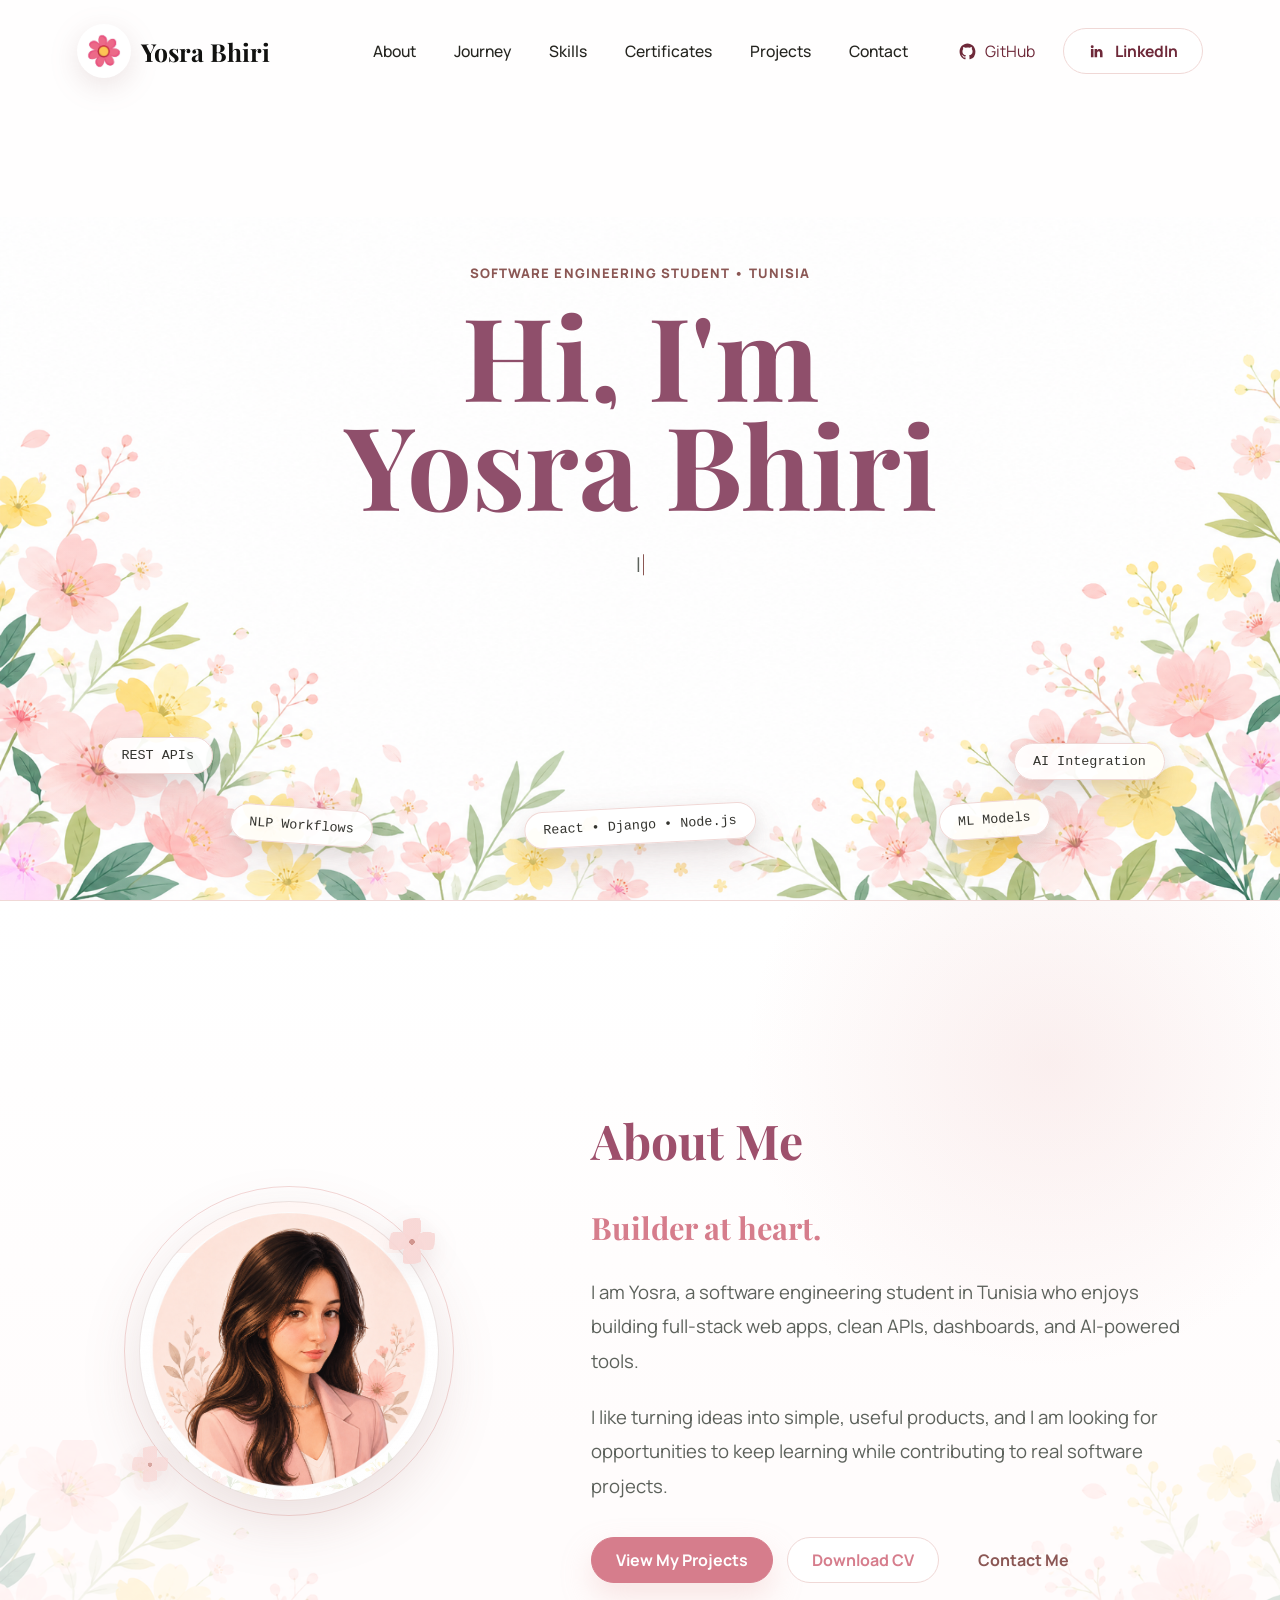
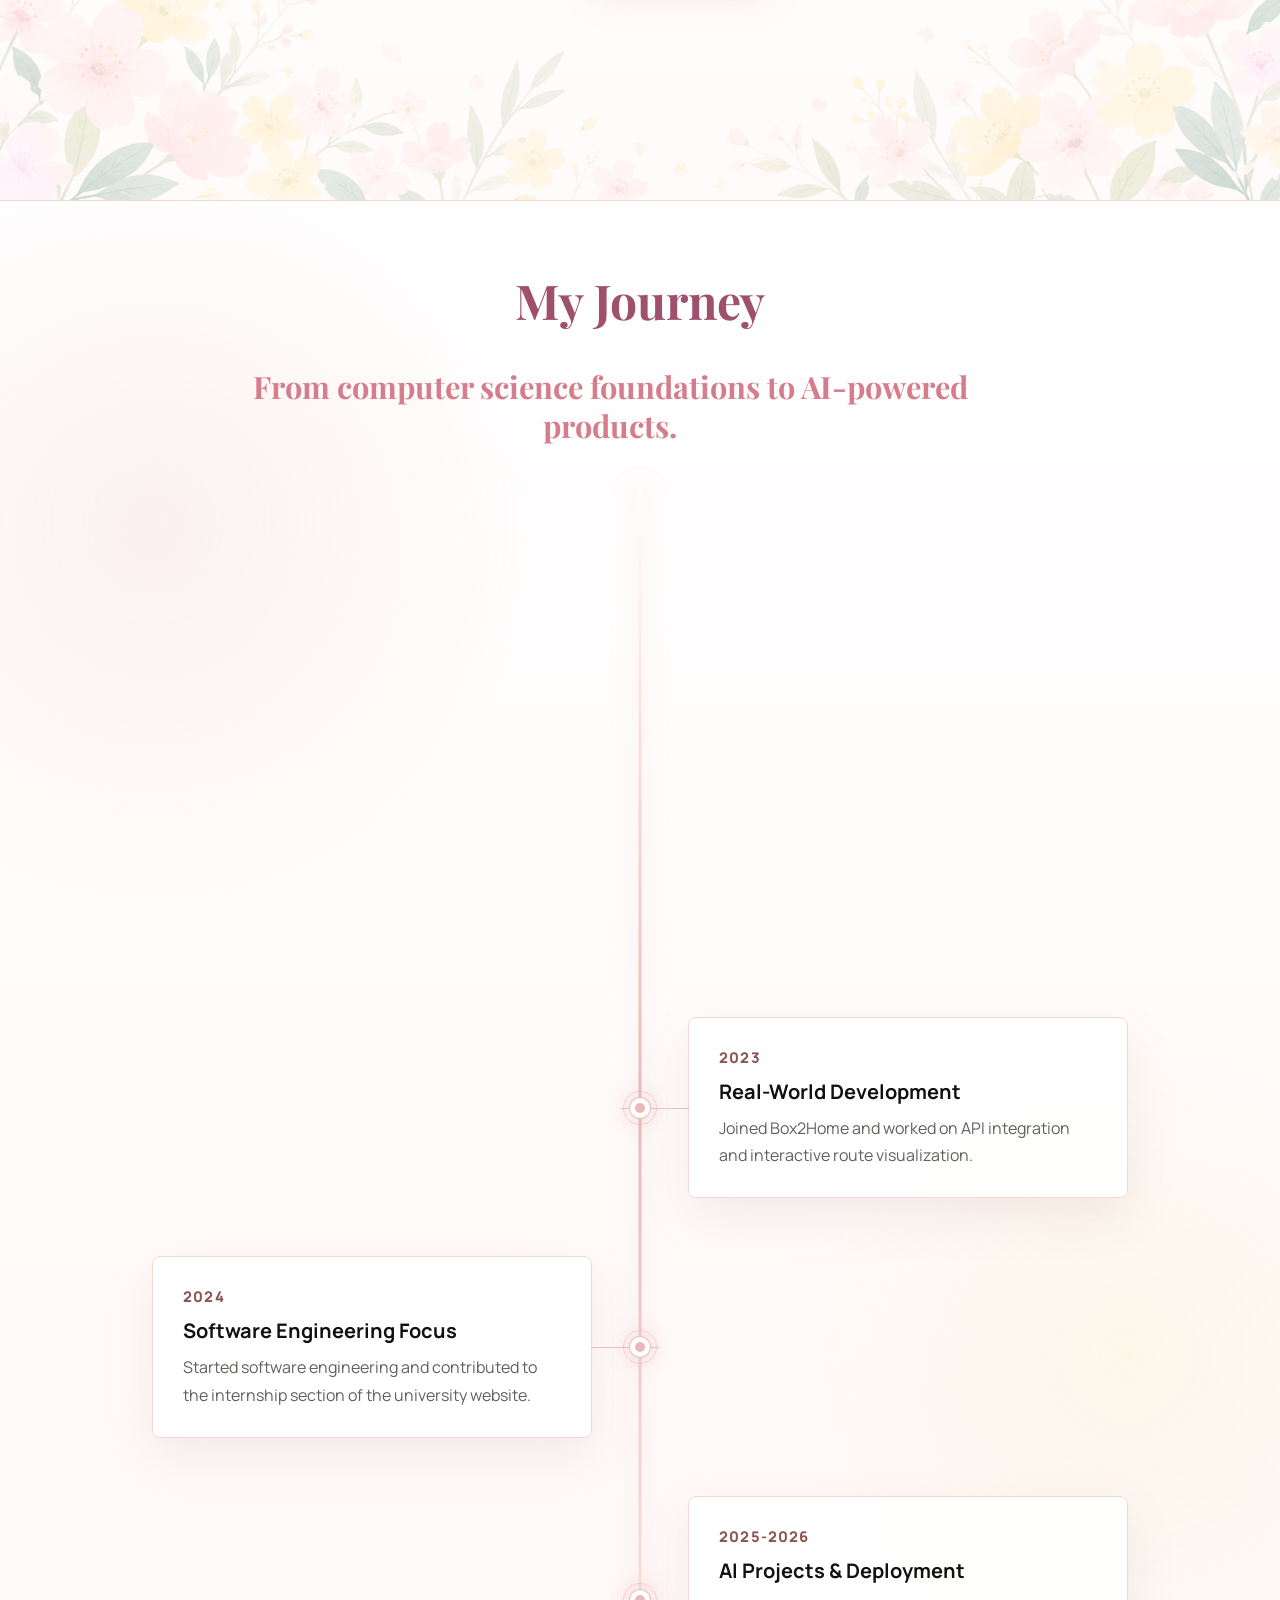
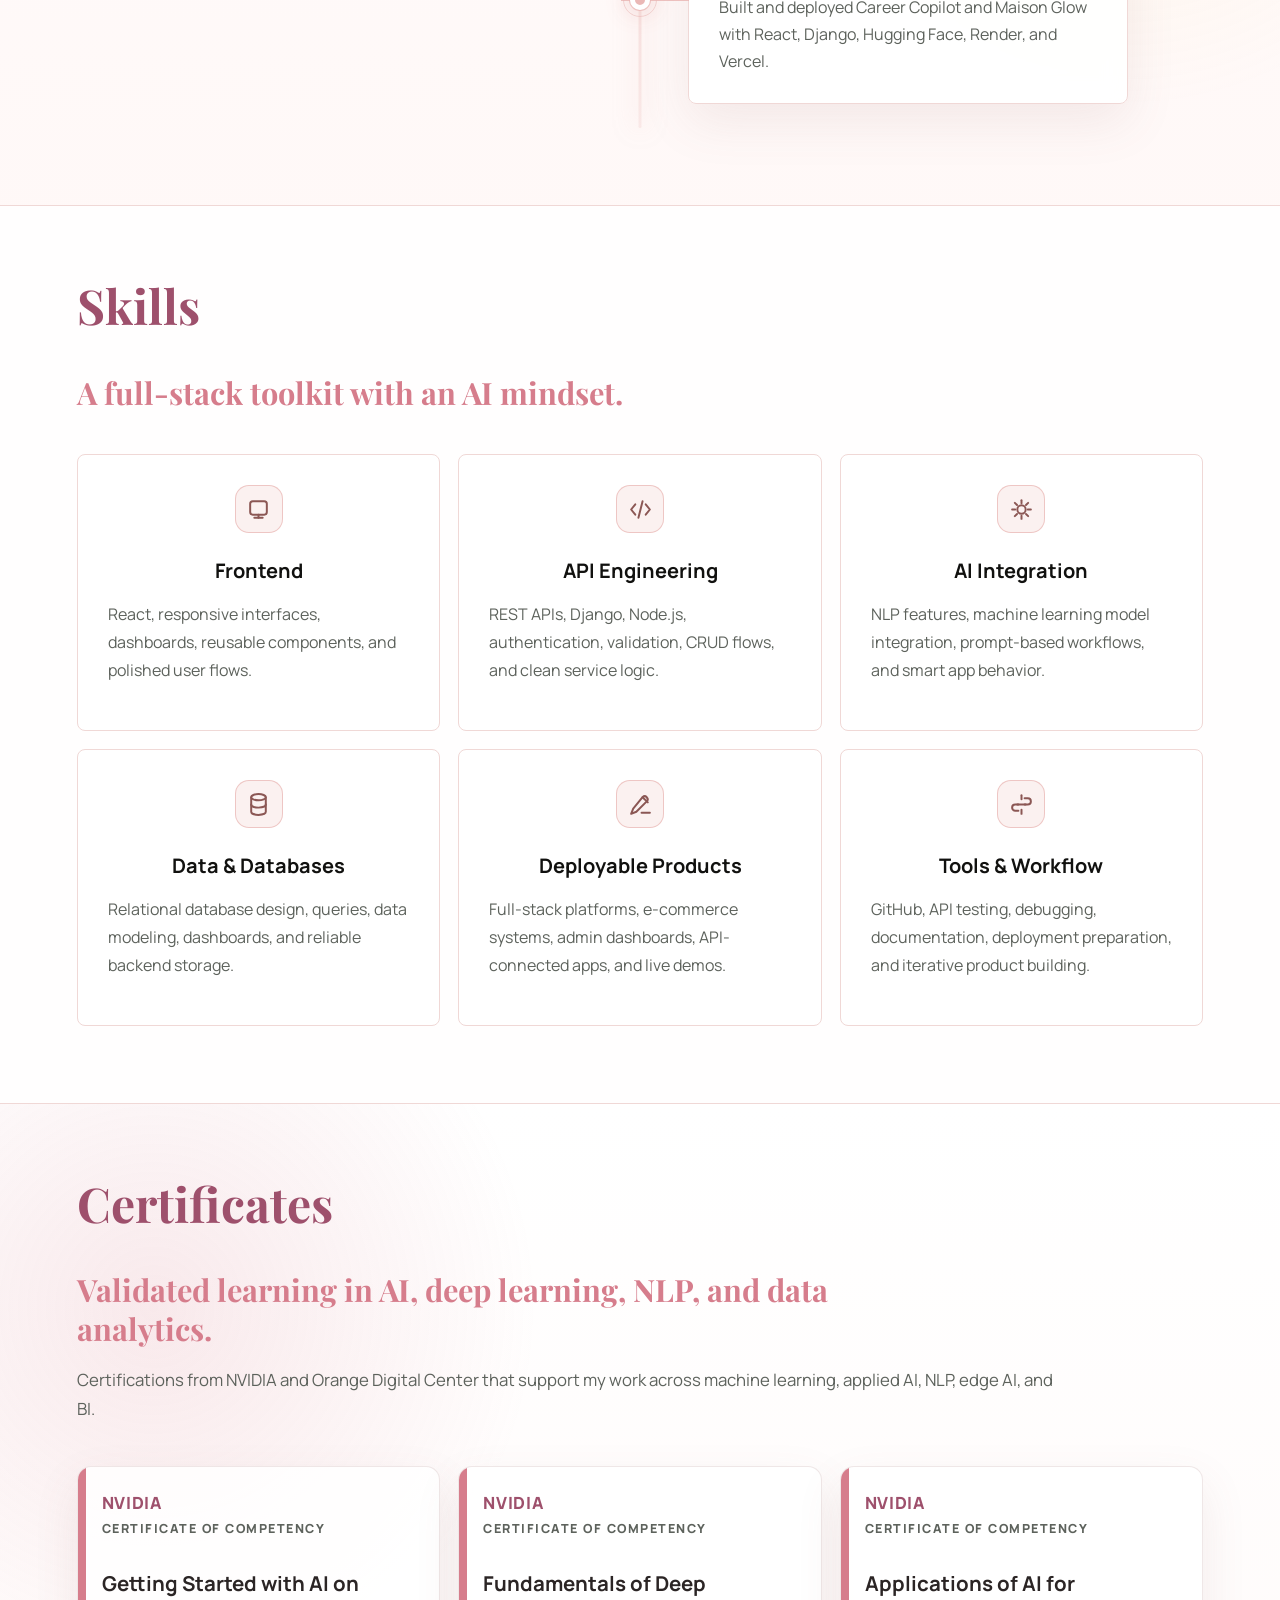
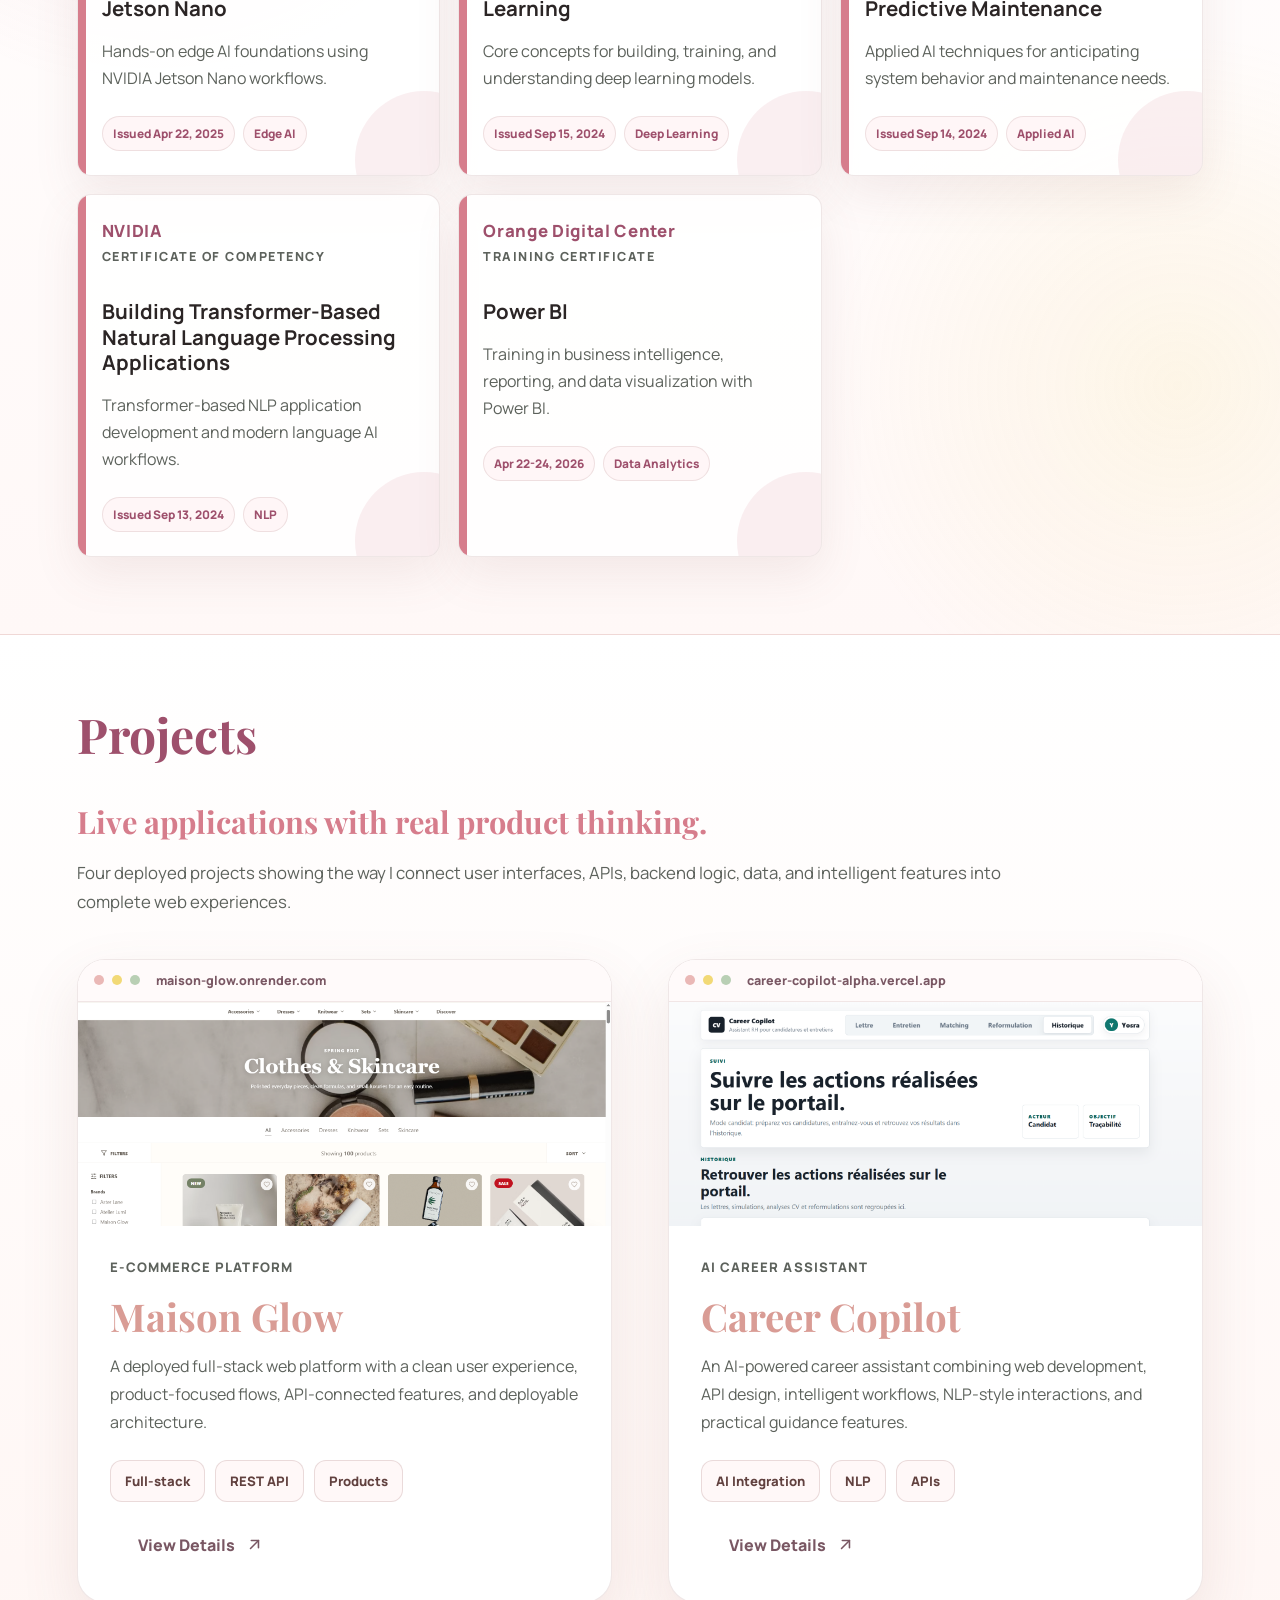
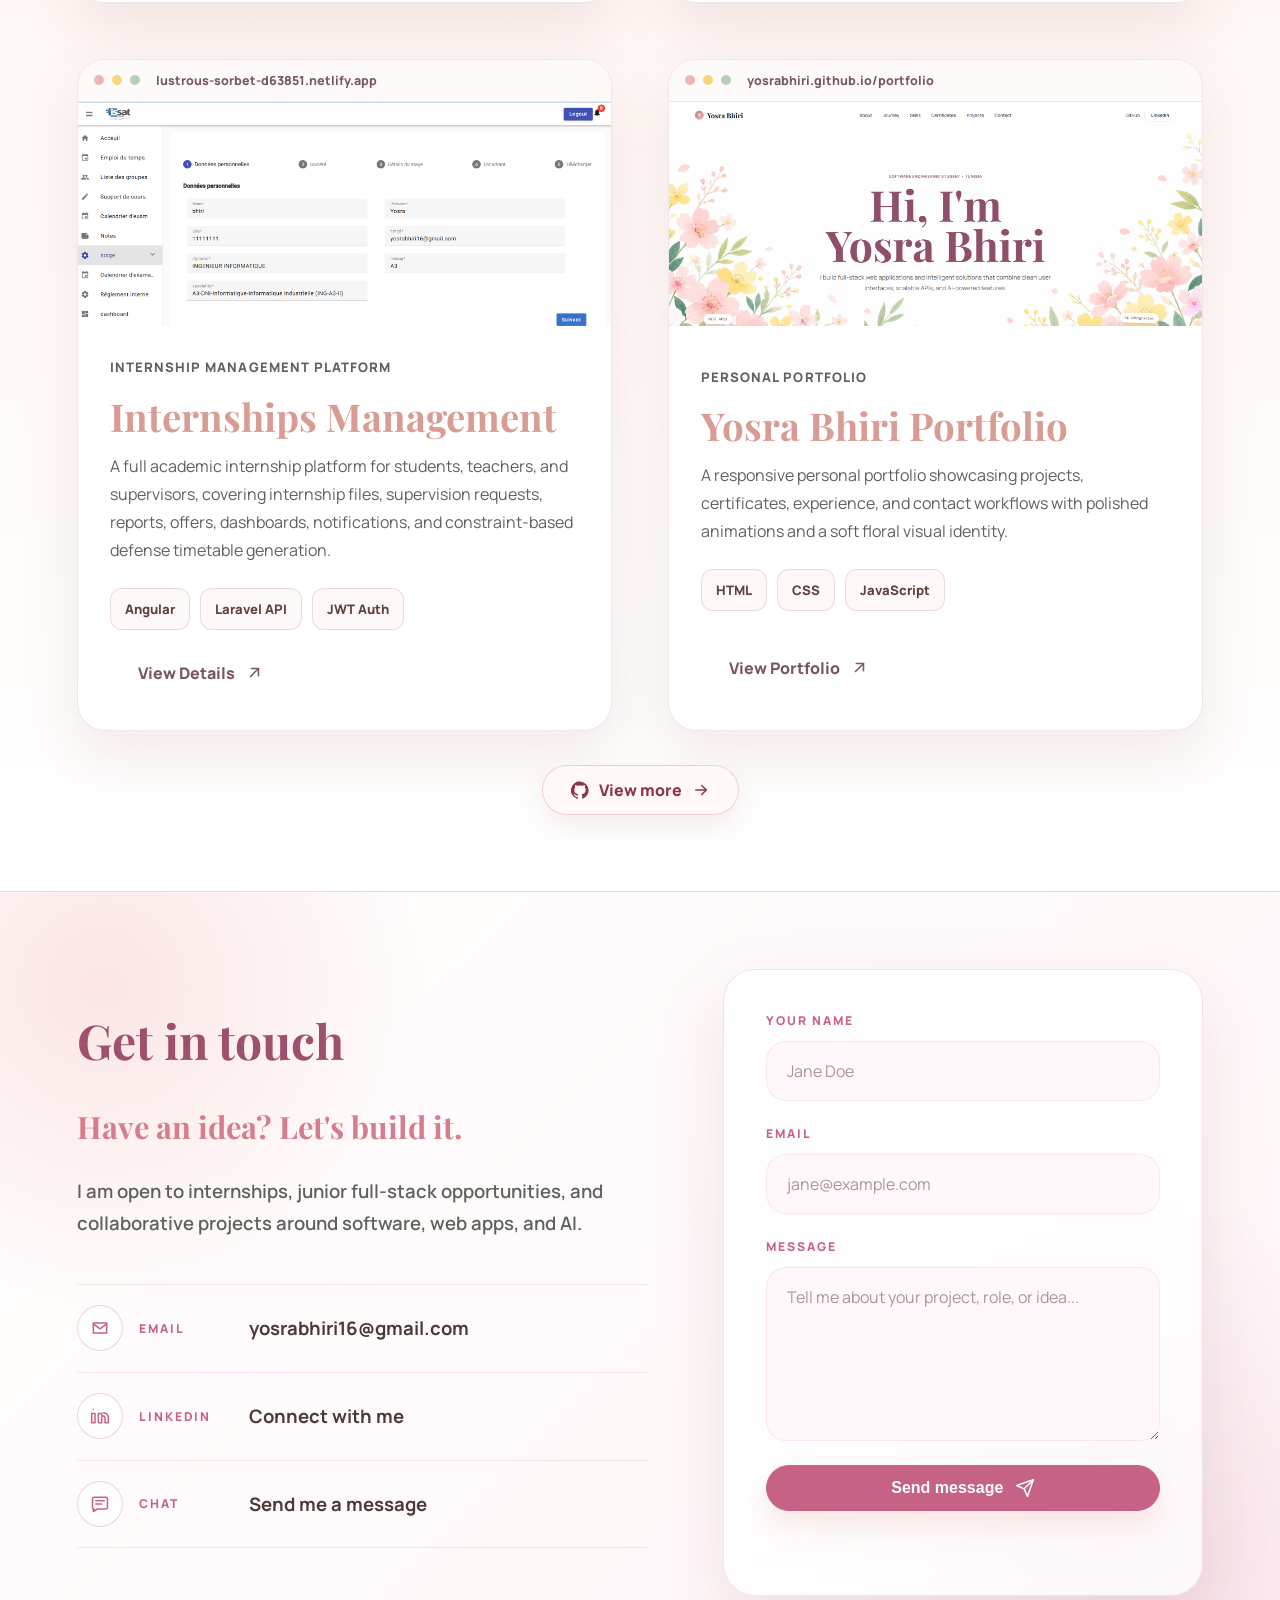
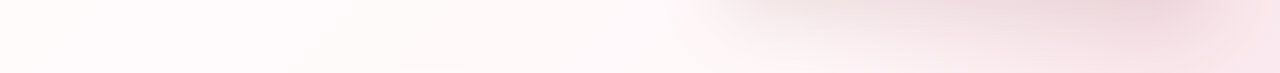
<file: index.html>
<!DOCTYPE html>
<html lang="en">
  <head>
    <meta charset="UTF-8" />
    <meta name="viewport" content="width=device-width, initial-scale=1.0" />
    <meta
      name="description"
      content="Portfolio of Yosra Bhiri, a software engineering student building full-stack web applications and AI-powered solutions."
    />
    <title>Yosra Bhiri | Full-Stack Software Engineer</title>
    <link rel="preconnect" href="https://fonts.googleapis.com" />
    <link rel="preconnect" href="https://fonts.gstatic.com" crossorigin />
    <link
      href="https://fonts.googleapis.com/css2?family=Manrope:wght@400;500;600;700;800&family=Playfair+Display:wght@600;700&display=swap"
      rel="stylesheet"
    />
    <link rel="stylesheet" href="styles.css" />
    <link rel="icon" type="image/svg+xml" href="assets/favicon-flower.svg" />
  </head>
  <body>
    <main class="page-shell">
      <nav class="nav" aria-label="Primary navigation">
        <a class="brand" href="#home" aria-label="Yosra Bhiri home">
          <span class="brand-mark" aria-hidden="true">
            <img src="assets/flower-avatar.png" alt="" />
          </span>
          <span>Yosra Bhiri</span>
        </a>

        <button class="nav-toggle" type="button" aria-label="Open navigation menu" aria-expanded="false">
          <span></span>
          <span></span>
        </button>

        <div class="nav-menu">
          <div class="nav-links">
            <a href="#about">About</a>
            <a href="#journey">Journey</a>
            <a href="#skills">Skills</a>
            <a href="#certificates">Certificates</a>
            <a href="#projects">Projects</a>
            <a href="#contact">Contact</a>
          </div>

          <div class="nav-actions">
            <a class="nav-social" href="https://github.com/yosrabhiri" target="_blank" rel="noreferrer" aria-label="GitHub profile">
              <svg aria-hidden="true" viewBox="0 0 24 24" focusable="false">
                <path d="M12 2C6.48 2 2 6.58 2 12.22c0 4.52 2.87 8.35 6.84 9.7.5.1.68-.22.68-.5v-1.9c-2.78.62-3.37-1.21-3.37-1.21-.45-1.18-1.11-1.49-1.11-1.49-.91-.64.07-.63.07-.63 1 .07 1.53 1.06 1.53 1.06.89 1.55 2.34 1.1 2.91.84.09-.66.35-1.1.63-1.36-2.22-.26-4.56-1.14-4.56-5.06 0-1.12.39-2.03 1.03-2.75-.1-.26-.45-1.3.1-2.71 0 0 .84-.27 2.75 1.05A9.32 9.32 0 0 1 12 6.91c.85 0 1.7.12 2.5.35 1.91-1.32 2.75-1.05 2.75-1.05.55 1.41.2 2.45.1 2.71.64.72 1.03 1.63 1.03 2.75 0 3.93-2.34 4.8-4.57 5.06.36.32.68.94.68 1.9v2.79c0 .28.18.6.69.5A10.12 10.12 0 0 0 22 12.22C22 6.58 17.52 2 12 2Z" />
              </svg>
              <span>GitHub</span>
            </a>
            <a class="button button-soft nav-social" href="https://www.linkedin.com/in/yosra-bhiri-993653232/" target="_blank" rel="noreferrer" aria-label="LinkedIn profile">
              <svg aria-hidden="true" viewBox="0 0 24 24" focusable="false">
                <path d="M6.94 8.98H3.7v10.34h3.24V8.98ZM5.32 4a1.87 1.87 0 1 0 0 3.74 1.87 1.87 0 0 0 0-3.74Zm13 9.55c0-3.11-1.66-4.56-3.87-4.56a3.33 3.33 0 0 0-3 1.65h-.04V8.98H8.3v10.34h3.24v-5.12c0-1.35.25-2.66 1.93-2.66 1.65 0 1.67 1.55 1.67 2.74v5.04h3.24v-5.77h-.06Z" />
              </svg>
              <span>LinkedIn</span>
            </a>
          </div>
        </div>
      </nav>

      <section class="hero" id="home" aria-labelledby="hero-title">
        <div class="hero-content">
          <p class="eyebrow">Software Engineering Student &bull; Tunisia</p>
          <h1 id="hero-title" aria-label="Hi, I'm Yosra Bhiri">
            <span class="hero-type hero-intro" aria-hidden="true">Hi, I'm</span><span class="hero-type hero-fullname" aria-hidden="true"> Yosra Bhiri</span>
          </h1>
          <p
            class="hero-lead"
            aria-label="I build full-stack web applications and intelligent solutions that combine clean user interfaces, scalable APIs, and AI-powered features."
          >
            <span
              class="hero-lead-text"
              data-type-text="I build full-stack web applications and intelligent solutions that combine clean user interfaces, scalable APIs, and AI-powered features."
              aria-hidden="true"
            ></span>
          </p>
        </div>

        <div class="floating-tags" aria-hidden="true">
          <span class="tag tag-left">REST APIs</span>
          <span class="tag tag-right">AI Integration</span>
          <span class="tag tag-bottom">React &bull; Django &bull; Node.js</span>
          <span class="tag tag-extra-left">NLP Workflows</span>
          <span class="tag tag-extra-right">ML Models</span>
      
        </div>
      </section>

      <section class="section about-section intro-grid reveal" id="about" aria-labelledby="about-title">
        <div class="about-media">
     
          <div class="about-portrait" aria-label="Portrait of Yosra Bhiri">
            <span class="flower flower-one" aria-hidden="true"></span>
            <span class="flower flower-two" aria-hidden="true"></span>
            <img src="assets/avatar.png" alt="Portrait of Yosra Bhiri" />
          </div>
        </div>

        <div class="about-text">
               <p class="section-kicker">About Me</p>
          <h2 id="about-title">Builder at heart.</h2>
          <div class="about-copy">
            <p>
              I am Yosra, a software engineering student in Tunisia who enjoys
              building full-stack web apps, clean APIs, dashboards, and AI-powered
              tools.
            </p>
            <p>
              I like turning ideas into simple, useful products, and I am looking
              for opportunities to keep learning while contributing to real
              software projects.
            </p>
          </div>
          <div class="about-actions">
            <a class="button button-primary" href="#projects">View My Projects</a>
            <a class="button button-soft" href="assets/Yosra_Bhiri_CV_ATS_EN.pdf" download="Yosra_Bhiri_CV_ATS_EN.pdf">Download CV</a>
            <a class="button button-ghost" href="#contact">Contact Me</a>
          </div>
        </div>
      </section>

      <section class="section journey-section" id="journey" aria-labelledby="journey-title">
        <div class="section-heading journey-heading">
          <p class="section-kicker">My Journey</p>
          <h2 id="journey-title">From computer science foundations to AI-powered products.</h2>
        </div>

        <div class="timeline">
          <article class="timeline-item reveal">
            <span class="timeline-dot" aria-hidden="true"></span>
            <div class="timeline-card">
              <span class="timeline-year">2021</span>
              <h3>Started Computer Science</h3>
              <p>Built my foundation at ISSAT Sousse in programming, algorithms, databases, and web development.</p>
            </div>
          </article>

          <article class="timeline-item reveal">
            <span class="timeline-dot" aria-hidden="true"></span>
            <div class="timeline-card">
              <span class="timeline-year">2022</span>
              <h3>First Full-Stack Internship</h3>
              <p>Developed a MERN parking reservation app during my internship at AXIA.</p>
            </div>
          </article>

          <article class="timeline-item reveal">
            <span class="timeline-dot" aria-hidden="true"></span>
            <div class="timeline-card">
              <span class="timeline-year">2023</span>
              <h3>Real-World Development</h3>
              <p>Joined Box2Home and worked on API integration and interactive route visualization.</p>
            </div>
          </article>

          <article class="timeline-item reveal">
            <span class="timeline-dot" aria-hidden="true"></span>
            <div class="timeline-card">
              <span class="timeline-year">2024</span>
              <h3>Software Engineering Focus</h3>
              <p>Started software engineering and contributed to the internship section of the university website.</p>
            </div>
          </article>

          <article class="timeline-item reveal">
            <span class="timeline-dot" aria-hidden="true"></span>
            <div class="timeline-card">
              <span class="timeline-year">2025-2026</span>
              <h3>AI Projects & Deployment</h3>
              <p>Built and deployed Career Copilot and Maison Glow with React, Django, Hugging Face, Render, and Vercel.</p>
            </div>
          </article>
        </div>
      </section>

      <section class="section" id="skills" aria-labelledby="skills-title">
        <div class="section-heading">
          <p class="section-kicker">Skills</p>
          <h2 id="skills-title">A full-stack toolkit with an AI mindset.</h2>
        </div>

        <div class="skill-grid">
          <article class="skill-card">
            <span class="skill-icon" aria-hidden="true">
              <svg viewBox="0 0 24 24"><path d="M4 6.5A2.5 2.5 0 0 1 6.5 4h11A2.5 2.5 0 0 1 20 6.5v8A2.5 2.5 0 0 1 17.5 17h-11A2.5 2.5 0 0 1 4 14.5v-8Z"/><path d="M8 20h8"/><path d="M12 17v3"/></svg>
            </span>
            <h3>Frontend</h3>
            <p>React, responsive interfaces, dashboards, reusable components, and polished user flows.</p>
          </article>
          <article class="skill-card">
            <span class="skill-icon" aria-hidden="true">
              <svg viewBox="0 0 24 24"><path d="M7 7 3 12l4 5"/><path d="m17 7 4 5-4 5"/><path d="m14 4-4 16"/></svg>
            </span>
            <h3>API Engineering</h3>
            <p>REST APIs, Django, Node.js, authentication, validation, CRUD flows, and clean service logic.</p>
          </article>
          <article class="skill-card">
            <span class="skill-icon" aria-hidden="true">
              <svg viewBox="0 0 24 24"><path d="M12 3v3"/><path d="M12 18v3"/><path d="M3 12h3"/><path d="M18 12h3"/><path d="m5.6 5.6 2.1 2.1"/><path d="m16.3 16.3 2.1 2.1"/><path d="m18.4 5.6-2.1 2.1"/><path d="m7.7 16.3-2.1 2.1"/><circle cx="12" cy="12" r="4"/></svg>
            </span>
            <h3>AI Integration</h3>
            <p>NLP features, machine learning model integration, prompt-based workflows, and smart app behavior.</p>
          </article>
          <article class="skill-card">
            <span class="skill-icon" aria-hidden="true">
              <svg viewBox="0 0 24 24"><ellipse cx="12" cy="5" rx="7" ry="3"/><path d="M5 5v7c0 1.7 3.1 3 7 3s7-1.3 7-3V5"/><path d="M5 12v7c0 1.7 3.1 3 7 3s7-1.3 7-3v-7"/></svg>
            </span>
            <h3>Data & Databases</h3>
            <p>Relational database design, queries, data modeling, dashboards, and reliable backend storage.</p>
          </article>
          <article class="skill-card">
            <span class="skill-icon" aria-hidden="true">
              <svg viewBox="0 0 24 24"><path d="M5 16 3 21l5-2 10-10a2.8 2.8 0 0 0-4-4L5 16Z"/><path d="m14 5 5 5"/><path d="M13 20h8"/></svg>
            </span>
            <h3>Deployable Products</h3>
            <p>Full-stack platforms, e-commerce systems, admin dashboards, API-connected apps, and live demos.</p>
          </article>
          <article class="skill-card">
            <span class="skill-icon" aria-hidden="true">
              <svg viewBox="0 0 24 24"><path d="M15 6h3a3 3 0 0 1 0 6h-3"/><path d="M9 18H6a3 3 0 0 1 0-6h3"/><path d="M8 12h8"/><path d="M12 3v4"/><path d="M12 17v4"/></svg>
            </span>
            <h3>Tools & Workflow</h3>
            <p>GitHub, API testing, debugging, documentation, deployment preparation, and iterative product building.</p>
          </article>
        </div>
      </section>

      <section class="section certificates-section" id="certificates" aria-labelledby="certificates-title">
        <div class="section-heading certificates-heading">
          <p class="section-kicker">Certificates</p>
          <h2 id="certificates-title">Validated learning in AI, deep learning, NLP, and data analytics.</h2>
          <p>
            Certifications from NVIDIA and Orange Digital Center that support
            my work across machine learning, applied AI, NLP, edge AI, and BI.
          </p>
        </div>

        <div class="certificate-grid">
          <article class="certificate-card reveal">
            <div class="certificate-issuer nvidia-issuer">
              <span aria-hidden="true">NVIDIA</span>
              <small>Certificate of Competency</small>
            </div>
            <h3>Getting Started with AI on Jetson Nano</h3>
            <p>Hands-on edge AI foundations using NVIDIA Jetson Nano workflows.</p>
            <div class="certificate-meta">
              <span>Issued Apr 22, 2025</span>
              <span>Edge AI</span>
            </div>
          </article>

          <article class="certificate-card reveal">
            <div class="certificate-issuer nvidia-issuer">
              <span aria-hidden="true">NVIDIA</span>
              <small>Certificate of Competency</small>
            </div>
            <h3>Fundamentals of Deep Learning</h3>
            <p>Core concepts for building, training, and understanding deep learning models.</p>
            <div class="certificate-meta">
              <span>Issued Sep 15, 2024</span>
              <span>Deep Learning</span>
            </div>
          </article>

          <article class="certificate-card reveal">
            <div class="certificate-issuer nvidia-issuer">
              <span aria-hidden="true">NVIDIA</span>
              <small>Certificate of Competency</small>
            </div>
            <h3>Applications of AI for Predictive Maintenance</h3>
            <p>Applied AI techniques for anticipating system behavior and maintenance needs.</p>
            <div class="certificate-meta">
              <span>Issued Sep 14, 2024</span>
              <span>Applied AI</span>
            </div>
          </article>

          <article class="certificate-card reveal">
            <div class="certificate-issuer nvidia-issuer">
              <span aria-hidden="true">NVIDIA</span>
              <small>Certificate of Competency</small>
            </div>
            <h3>Building Transformer-Based Natural Language Processing Applications</h3>
            <p>Transformer-based NLP application development and modern language AI workflows.</p>
            <div class="certificate-meta">
              <span>Issued Sep 13, 2024</span>
              <span>NLP</span>
            </div>
          </article>

          <article class="certificate-card orange-card reveal">
            <div class="certificate-issuer orange-issuer">
              <span aria-hidden="true">Orange Digital Center</span>
              <small>Training Certificate</small>
            </div>
            <h3>Power BI</h3>
            <p>Training in business intelligence, reporting, and data visualization with Power BI.</p>
            <div class="certificate-meta">
              <span>Apr 22-24, 2026</span>
              <span>Data Analytics</span>
            </div>
          </article>
        </div>
      </section>

      <section class="section projects-section" id="projects" aria-labelledby="projects-title">
        <div class="section-heading projects-heading">
          <p class="section-kicker">Projects</p>
          <h2 id="projects-title">Live applications with real product thinking.</h2>
          <p>
            Four deployed projects showing the way I connect user interfaces,
            APIs, backend logic, data, and intelligent features into complete
            web experiences.
          </p>
        </div>

        <div class="project-grid">
          <article class="project-card">
            <div class="project-visual project-visual-shop">
              <div class="project-browser-bar" aria-hidden="true">
                <span></span>
                <span></span>
                <span></span>
                <small>maison-glow.onrender.com</small>
              </div>
              <img class="project-screenshot" src="assets/ecommerce.png" alt="Maison Glow website screenshot" />
              <div class="project-quick-actions" aria-label="Maison Glow links">
                <a href="https://maison-glow.onrender.com/" target="_blank" rel="noreferrer" aria-label="Open Maison Glow live site">
                  <svg viewBox="0 0 24 24" aria-hidden="true"><path d="M7 17 17 7"/><path d="M8 7h9v9"/></svg>
                </a>
                <a class="github-action" href="https://github.com/yosrabhiri/ecommerce" target="_blank" rel="noreferrer" aria-label="Open Maison Glow GitHub repository">
                  <svg viewBox="0 0 24 24" aria-hidden="true"><path d="M12 .5A12 12 0 0 0 8.2 23.9c.6.1.8-.3.8-.6v-2.1c-3.3.7-4-1.6-4-1.6-.5-1.4-1.3-1.8-1.3-1.8-1.1-.8.1-.8.1-.8 1.2.1 1.8 1.2 1.8 1.2 1.1 1.8 2.8 1.3 3.5 1 .1-.8.4-1.3.8-1.6-2.7-.3-5.5-1.3-5.5-5.9 0-1.3.5-2.4 1.2-3.2-.1-.3-.5-1.6.1-3.3 0 0 1-.3 3.3 1.2a11.4 11.4 0 0 1 6 0c2.3-1.5 3.3-1.2 3.3-1.2.6 1.7.2 3 .1 3.3.8.8 1.2 1.9 1.2 3.2 0 4.6-2.8 5.6-5.5 5.9.4.4.8 1.1.8 2.2v3.3c0 .3.2.7.8.6A12 12 0 0 0 12 .5Z"/></svg>
                </a>
              </div>
            </div>
            <div class="project-content">
              <p class="project-label">E-commerce Platform</p>
              <h3>Maison Glow</h3>
              <p>
                A deployed full-stack web platform with a clean user
                experience, product-focused flows, API-connected features, and
                deployable architecture.
              </p>
              <div class="project-stack" aria-label="Project technologies">
                <span>Full-stack</span>
                <span>REST API</span>
                <span>Products</span>
              </div>
            </div>
            <div class="project-actions">
              <a class="project-link-primary" href="maison-glow.html">
                View Details
                <svg viewBox="0 0 24 24" aria-hidden="true"><path d="M7 17 17 7"/><path d="M8 7h9v9"/></svg>
              </a>
            </div>
          </article>

          <article class="project-card">
            <div class="project-visual project-visual-ai">
              <div class="project-browser-bar" aria-hidden="true">
                <span></span>
                <span></span>
                <span></span>
                <small>career-copilot-alpha.vercel.app</small>
              </div>
              <img class="project-screenshot" src="assets/copilot.png" alt="Career Copilot website screenshot" />
              <div class="project-quick-actions" aria-label="Career Copilot links">
                <a href="https://career-copilot-alpha.vercel.app/" target="_blank" rel="noreferrer" aria-label="Open Career Copilot live site">
                  <svg viewBox="0 0 24 24" aria-hidden="true"><path d="M7 17 17 7"/><path d="M8 7h9v9"/></svg>
                </a>
                <a class="github-action" href="https://github.com/yosrabhiri/Career-Copilot" target="_blank" rel="noreferrer" aria-label="Open Career Copilot GitHub repository">
                  <svg viewBox="0 0 24 24" aria-hidden="true"><path d="M12 .5A12 12 0 0 0 8.2 23.9c.6.1.8-.3.8-.6v-2.1c-3.3.7-4-1.6-4-1.6-.5-1.4-1.3-1.8-1.3-1.8-1.1-.8.1-.8.1-.8 1.2.1 1.8 1.2 1.8 1.2 1.1 1.8 2.8 1.3 3.5 1 .1-.8.4-1.3.8-1.6-2.7-.3-5.5-1.3-5.5-5.9 0-1.3.5-2.4 1.2-3.2-.1-.3-.5-1.6.1-3.3 0 0 1-.3 3.3 1.2a11.4 11.4 0 0 1 6 0c2.3-1.5 3.3-1.2 3.3-1.2.6 1.7.2 3 .1 3.3.8.8 1.2 1.9 1.2 3.2 0 4.6-2.8 5.6-5.5 5.9.4.4.8 1.1.8 2.2v3.3c0 .3.2.7.8.6A12 12 0 0 0 12 .5Z"/></svg>
                </a>
              </div>
            </div>
            <div class="project-content">
              <p class="project-label">AI Career Assistant</p>
              <h3>Career Copilot</h3>
              <p>
                An AI-powered career assistant combining web development, API
                design, intelligent workflows, NLP-style interactions, and
                practical guidance features.
              </p>
              <div class="project-stack" aria-label="Project technologies">
                <span>AI Integration</span>
                <span>NLP</span>
                <span>APIs</span>
              </div>
            </div>
            <div class="project-actions">
              <a class="project-link-primary" href="career-copilot.html">
                View Details
                <svg viewBox="0 0 24 24" aria-hidden="true"><path d="M7 17 17 7"/><path d="M8 7h9v9"/></svg>
              </a>
            </div>
          </article>

          <article class="project-card">
            <div class="project-visual project-visual-portal">
              <div class="project-browser-bar" aria-hidden="true">
                <span></span>
                <span></span>
                <span></span>
                <small>lustrous-sorbet-d63851.netlify.app</small>
              </div>
              <img class="project-screenshot" src="assets/issatso-login.png" alt="ISSATSO internship management platform screenshot" />
              <div class="project-quick-actions" aria-label="ISSATSO Internship Platform links">
                <a href="https://lustrous-sorbet-d63851.netlify.app/" target="_blank" rel="noreferrer" aria-label="Open ISSATSO Internship Platform live site">
                  <svg viewBox="0 0 24 24" aria-hidden="true"><path d="M7 17 17 7"/><path d="M8 7h9v9"/></svg>
                </a>
                <a class="github-action" href="https://github.com/yosrabhiri/Stage25" target="_blank" rel="noreferrer" aria-label="Open ISSATSO Internship Platform GitHub repository">
                  <svg viewBox="0 0 24 24" aria-hidden="true"><path d="M12 .5A12 12 0 0 0 8.2 23.9c.6.1.8-.3.8-.6v-2.1c-3.3.7-4-1.6-4-1.6-.5-1.4-1.3-1.8-1.3-1.8-1.1-.8.1-.8.1-.8 1.2.1 1.8 1.2 1.8 1.2 1.1 1.8 2.8 1.3 3.5 1 .1-.8.4-1.3.8-1.6-2.7-.3-5.5-1.3-5.5-5.9 0-1.3.5-2.4 1.2-3.2-.1-.3-.5-1.6.1-3.3 0 0 1-.3 3.3 1.2a11.4 11.4 0 0 1 6 0c2.3-1.5 3.3-1.2 3.3-1.2.6 1.7.2 3 .1 3.3.8.8 1.2 1.9 1.2 3.2 0 4.6-2.8 5.6-5.5 5.9.4.4.8 1.1.8 2.2v3.3c0 .3.2.7.8.6A12 12 0 0 0 12 .5Z"/></svg>
                </a>
              </div>
            </div>
            <div class="project-content">
              <p class="project-label">Internship Management Platform</p>
              <h3>Internships Management</h3>
              <p>
                A full academic internship platform for students, teachers, and
                supervisors, covering internship files, supervision requests,
                reports, offers, dashboards, notifications, and constraint-based
                defense timetable generation.
              </p>
              <div class="project-stack" aria-label="Project technologies">
                <span>Angular</span>
                <span>Laravel API</span>
                <span>JWT Auth</span>
              </div>
            </div>
            <div class="project-actions">
              <a class="project-link-primary" href="issatso-login.html">
                View Details
                <svg viewBox="0 0 24 24" aria-hidden="true"><path d="M7 17 17 7"/><path d="M8 7h9v9"/></svg>
              </a>
            </div>
          </article>

          <article class="project-card">
            <div class="project-visual project-visual-portfolio">
              <div class="project-browser-bar" aria-hidden="true">
                <span></span>
                <span></span>
                <span></span>
                <small>yosrabhiri.github.io/portfolio</small>
              </div>
              <img class="project-screenshot" src="assets/portfolio.png" alt="Yosra Bhiri portfolio website screenshot" />
              <div class="project-quick-actions" aria-label="Portfolio website links">
                <a href="index.html" aria-label="Open portfolio website">
                  <svg viewBox="0 0 24 24" aria-hidden="true"><path d="M7 17 17 7"/><path d="M8 7h9v9"/></svg>
                </a>
                <a class="github-action" href="https://github.com/yosrabhiri/portfolio" target="_blank" rel="noreferrer" aria-label="Open portfolio GitHub repository">
                  <svg viewBox="0 0 24 24" aria-hidden="true"><path d="M12 .5A12 12 0 0 0 8.2 23.9c.6.1.8-.3.8-.6v-2.1c-3.3.7-4-1.6-4-1.6-.5-1.4-1.3-1.8-1.3-1.8-1.1-.8.1-.8.1-.8 1.2.1 1.8 1.2 1.8 1.2 1.1 1.8 2.8 1.3 3.5 1 .1-.8.4-1.3.8-1.6-2.7-.3-5.5-1.3-5.5-5.9 0-1.3.5-2.4 1.2-3.2-.1-.3-.5-1.6.1-3.3 0 0 1-.3 3.3 1.2a11.4 11.4 0 0 1 6 0c2.3-1.5 3.3-1.2 3.3-1.2.6 1.7.2 3 .1 3.3.8.8 1.2 1.9 1.2 3.2 0 4.6-2.8 5.6-5.5 5.9.4.4.8 1.1.8 2.2v3.3c0 .3.2.7.8.6A12 12 0 0 0 12 .5Z"/></svg>
                </a>
              </div>
            </div>
            <div class="project-content">
              <p class="project-label">Personal Portfolio</p>
              <h3>Yosra Bhiri Portfolio</h3>
              <p>
                A responsive personal portfolio showcasing projects,
                certificates, experience, and contact workflows with polished
                animations and a soft floral visual identity.
              </p>
              <div class="project-stack" aria-label="Project technologies">
                <span>HTML</span>
                <span>CSS</span>
                <span>JavaScript</span>
              </div>
            </div>
            <div class="project-actions">
              <a class="project-link-primary" href="index.html">
                View Portfolio
                <svg viewBox="0 0 24 24" aria-hidden="true"><path d="M7 17 17 7"/><path d="M8 7h9v9"/></svg>
              </a>
            </div>
          </article>
        </div>

        <div class="projects-more">
          <a class="project-github-more" href="https://github.com/yosrabhiri" target="_blank" rel="noreferrer" aria-label="View more projects on GitHub">
            <svg class="github-icon" viewBox="0 0 24 24" aria-hidden="true"><path d="M12 .5A12 12 0 0 0 8.2 23.9c.6.1.8-.3.8-.6v-2.1c-3.3.7-4-1.6-4-1.6-.5-1.4-1.3-1.8-1.3-1.8-1.1-.8.1-.8.1-.8 1.2.1 1.8 1.2 1.8 1.2 1.1 1.8 2.8 1.3 3.5 1 .1-.8.4-1.3.8-1.6-2.7-.3-5.5-1.3-5.5-5.9 0-1.3.5-2.4 1.2-3.2-.1-.3-.5-1.6.1-3.3 0 0 1-.3 3.3 1.2a11.4 11.4 0 0 1 6 0c2.3-1.5 3.3-1.2 3.3-1.2.6 1.7.2 3 .1 3.3.8.8 1.2 1.9 1.2 3.2 0 4.6-2.8 5.6-5.5 5.9.4.4.8 1.1.8 2.2v3.3c0 .3.2.7.8.6A12 12 0 0 0 12 .5Z"/></svg>
            View more
            <svg class="arrow-icon" viewBox="0 0 24 24" aria-hidden="true"><path d="M5 12h14"/><path d="m13 6 6 6-6 6"/></svg>
          </a>
        </div>
      </section>

      <section class="section contact-band" id="contact" aria-labelledby="contact-title">
        <div class="contact-copy">
          <p class="section-kicker">Get in touch</p>
          <h2 id="contact-title">Have an idea? Let's build it.</h2>
          <p class="contact-intro">
            I am open to internships, junior full-stack opportunities, and
            collaborative projects around software, web apps, and AI.
          </p>

          <div class="contact-list" aria-label="Contact links">
            <a class="contact-row" href="mailto:yosrabhiri16@gmail.com">
              <span class="contact-icon" aria-hidden="true">
                <svg viewBox="0 0 24 24"><path d="M4 6h16v12H4z"/><path d="m4 7 8 6 8-6"/></svg>
              </span>
              <span>Email</span>
              <span class="contact-value">yosrabhiri16@gmail.com</span>
            </a>
            <a class="contact-row" href="https://www.linkedin.com/in/yosra-bhiri-993653232/" target="_blank" rel="noreferrer">
              <span class="contact-icon" aria-hidden="true">
                <svg viewBox="0 0 24 24"><path d="M16 8a6 6 0 0 1 6 6v6h-4v-6a2 2 0 0 0-4 0v6h-4V9h4v2"/><path d="M2 9h4v11H2z"/><path d="M4 4h.01"/></svg>
              </span>
              <span>LinkedIn</span>
              <span class="contact-value">Connect with me</span>
            </a>
            <a class="contact-row" href="mailto:yosrabhiri16@gmail.com">
              <span class="contact-icon" aria-hidden="true">
                <svg viewBox="0 0 24 24"><path d="M7 8h10"/><path d="M7 12h7"/><path d="M5 4h14a2 2 0 0 1 2 2v10a2 2 0 0 1-2 2H9l-5 3v-3H5a2 2 0 0 1-2-2V6a2 2 0 0 1 2-2Z"/></svg>
              </span>
              <span>Chat</span>
              <span class="contact-value">Send me a message</span>
            </a>
          </div>
        </div>

        <form class="contact-form" action="https://formsubmit.co/ajax/yosrabhiri16@gmail.com" method="post">
          <input type="hidden" name="_subject" value="New portfolio message from Yosra Bhiri website" />
          <input type="hidden" name="_template" value="table" />
          <input type="hidden" name="_captcha" value="false" />
          <input type="text" name="_honey" class="form-honey" tabindex="-1" autocomplete="off" />
          <label>
            <span>Your name</span>
            <input type="text" name="name" placeholder="Jane Doe" required />
          </label>
          <label>
            <span>Email</span>
            <input type="email" name="email" placeholder="jane@example.com" required />
          </label>
          <label>
            <span>Message</span>
            <textarea name="message" rows="6" placeholder="Tell me about your project, role, or idea..." required></textarea>
          </label>
          <button class="button button-primary contact-submit" type="submit">
            Send message
            <svg viewBox="0 0 24 24" aria-hidden="true"><path d="m22 2-7 20-4-9-9-4Z"/><path d="M22 2 11 13"/></svg>
          </button>
          <p class="form-status" aria-live="polite"></p>
        </form>
      </section>
    </main>

    <script src="script.js"></script>
  </body>
</html>
</file>
<file: styles.css>
:root {
  --ink: #11110f;
  --muted: #5d625c;
  --paper: #fffefe;
  --wash: #fff8f7;
  --line: #f0d8d6;
  --accent: #eab8b6;
  --accent-deep: #8b5754;
  --pink: #f8d7d5;
  --yellow: #f2d976;
  --rose: #bf7d79;
  --shadow: 0 18px 52px rgba(139, 87, 84, 0.12);
}

* {
  box-sizing: border-box;
}

html {
  scroll-behavior: smooth;
}

body {
  margin: 0;
  min-height: 100vh;
  color: var(--ink);
  background:
    radial-gradient(circle at 10% 0%, rgba(234, 184, 182, 0.38), transparent 26rem),
    radial-gradient(circle at 90% 10%, rgba(242, 217, 118, 0.18), transparent 24rem),
    var(--wash);
  font-family: "Manrope", system-ui, -apple-system, BlinkMacSystemFont, "Segoe UI", sans-serif;
}

a {
  color: inherit;
  text-decoration: none;
}

.page-shell {
  width: 100%;
  margin: 0;
  padding-top: 94px;
  overflow-x: clip;
  border: 0;
  border-radius: 0;
  background: var(--paper);
  box-shadow: none;
}

.nav {
  position: fixed;
  top: 0;
  right: 0;
  left: 0;
  z-index: 20;
  display: grid;
  grid-template-columns: 1fr auto 1fr;
  align-items: center;
  gap: 24px;
  padding: 24px clamp(18px, 6vw, 92px);
  background: rgba(255, 254, 254, 0.82);
  backdrop-filter: blur(14px);
  font-size: 0.98rem;
}

.brand,
.nav-links,
.nav-actions,
.hero-actions,
.about-actions,
.project-actions,
.contact-actions {
  display: flex;
  align-items: center;
}

.brand {
  gap: 10px;
  font-family: "Playfair Display", Georgia, serif;
  font-size: 1.55rem;
  font-weight: 700;
  white-space: nowrap;
}

.brand-mark {
  position: relative;
  display: inline-flex;
  width: 54px;
  height: 54px;
  align-items: center;
  justify-content: center;
  flex: 0 0 auto;
  filter: drop-shadow(0 8px 14px rgba(139, 87, 84, 0.16));
}

.brand-mark img {
  display: block;
  width: 100%;
  height: 100%;
  border-radius: 50%;
  object-fit: contain;
  transform-origin: 50% 58%;
  animation: brandFlowerFloat 3.6s ease-in-out infinite;
}

@keyframes brandFlowerFloat {
  0%,
  100% {
    transform: translateY(0) rotate(-2deg) scale(1);
  }

  50% {
    transform: translateY(-4px) rotate(3deg) scale(1.04);
  }
}

.nav-links {
  gap: clamp(18px, 3vw, 38px);
  color: #24241f;
  font-weight: 500;
}

.nav-menu {
  display: contents;
}

.nav-actions {
  justify-content: flex-end;
  gap: 16px;
}


.nav-social {
  display: inline-flex;
  min-height: 44px;
  align-items: center;
  justify-content: center;
  gap: 8px;
  padding-inline: 12px;
  color: rgb(110, 41, 57);
  line-height: 1;
}

.nav-social svg {
  width: 19px;
  height: 19px;
  flex: 0 0 auto;
  fill: currentColor;
}

.nav-social span {
  display: inline-block;
  transform: translateY(1px);
}

.nav-social:hover {
  color: #d67d8c;
}

.nav-toggle {
  display: none;
  width: 44px;
  height: 44px;
  align-items: center;
  justify-content: center;
  flex-direction: column;
  gap: 7px;
  border: 1px solid rgba(214, 125, 140, 0.24);
  border-radius: 999px;
  background: rgba(255, 248, 247, 0.82);
  box-shadow: 0 10px 28px rgba(139, 87, 84, 0.1);
  cursor: pointer;
}

.nav-toggle span {
  display: block;
  width: 18px;
  height: 2px;
  border-radius: 999px;
  background: #8b5754;
  transition: transform 180ms ease, opacity 180ms ease;
}

.nav.is-open .nav-toggle span:first-child {
  transform: translateY(4.5px) rotate(45deg);
}

.nav.is-open .nav-toggle span:last-child {
  transform: translateY(-4.5px) rotate(-45deg);
}

.button {
  display: inline-flex;
  min-height: 46px;
  align-items: center;
  justify-content: center;
  border: 1px solid var(--line);
  border-radius: 999px;
  padding: 0 24px;
  font-weight: 700;
  transition: transform 180ms ease, box-shadow 180ms ease, border-color 180ms ease;
}

.button:hover,
.project-actions a:hover,
.nav a:hover {
  transform: translateY(-2px);
}

.button-primary {
  border-color: var(--accent);
  color: #ffffff;
  background: var(--accent);
  box-shadow: 0 14px 30px rgba(234, 184, 182, 0.34);
}

.button-primary:hover {
  background: #dfa8a6;
}

.button-soft {
  background: #fff;
}

.button-ghost {
  border-color: transparent;
  color: var(--accent-deep);
}

.hero {
  position: relative;
  min-height: calc(100vh - 94px);
  display: grid;
  place-items: center;
  padding: 56px 18px 132px;
  background-image: linear-gradient(to bottom, rgba(255, 255, 255, 0.1), rgba(255, 255, 255, 0.03) 62%, rgba(255, 255, 255, 0.02)), url("assets/floral-hero.png");
  background-repeat: no-repeat;
  background-position: center bottom;
  background-size: 100% auto;
}

.hero-content {
  width: min(850px, 100%);
  text-align: center;
}

.eyebrow,
.project-label {
  margin: 0 0 18px;
  color: var(--accent-deep);
  font-size: 0.82rem;
  font-weight: 800;
  letter-spacing: 0.08em;
  text-transform: uppercase;
}

.section-kicker,
.section-heading .section-kicker {
  margin: 0 0 45px;
  color: #9e506c;
  font-family: "Playfair Display", Georgia, serif;
  font-size: 3rem;
  font-weight: 700;
  letter-spacing: 0;
  line-height: 0.95;
  text-transform: none;
}

h1,
h2 {
  margin: 0;
  font-family: "Playfair Display", Georgia, serif;
  font-weight: 700;
  line-height: 0.95;
  letter-spacing: 0;
}

h1 {
  font-size: clamp(4rem, 9vw, 8.5rem);
}

.hero-type {
  --chars: 1;
  --delay: 0ms;
  --duration: 1000ms;
  position: relative;
  display: inline-block;
  color: #8f4f6b;
  clip-path: inset(0 100% 0 0);
  animation: revealType var(--duration) steps(var(--chars), end) var(--delay) forwards;
  vertical-align: bottom;
  white-space: nowrap;
}

.hero-type::after {
  position: absolute;
  top: 0.1em;
  left: 0;
  bottom: 0.08em;
  width: 0.055em;
  background: var(--accent-deep);
  content: "";
  opacity: 0;
  animation: moveCaret var(--duration) steps(var(--chars), end) var(--delay) forwards;
}

.hero-intro {
  --chars: 7;
  --delay: 320ms;
  --duration: 1200ms;
}

.hero-fullname {
  --chars: 12;
  --delay: 1620ms;
  --duration: 1900ms;
}

h2 {
  font-size: clamp(2.7rem, 5.5vw, 5.8rem);
}

.section h2 {
  max-width: 760px;
  color: #d67d8c;
  font-size: clamp(1.35rem, 2.4vw, 2.2rem);
  font-weight: 700;
  line-height: 1.25;
  margin-top: 35px;
}

h3 {
  margin: 0 0 14px;
  font-size: 1.25rem;
}

.hero-lead {
  width: min(760px, 100%);
  min-height: calc(1.75em * 3);
  margin: 28px auto 0;
  color: var(--muted);
  font-size: clamp(1rem, 2vw, 1.28rem);
  line-height: 1.75;
  opacity: 1;
}

.hero-lead-text::after {
  display: none;
  width: 0.08em;
  height: 1em;
  margin-left: 0.08em;
  background: var(--accent-deep);
  content: "";
  transform: translateY(0.16em);
}

.hero-lead.is-typing .hero-lead-text::after {
  display: inline-block;
}

.hero-lead.is-done .hero-lead-text::after {
  display: none;
}

.floating-tags {
  position: absolute;
  inset: auto 0 38px;
  height: 190px;
  pointer-events: none;
}

.tag {
  --tag-rotate: 0deg;
  --tag-drift-x: 0px;
  --tag-drift-y: -10px;
  position: absolute;
  border: 1px solid var(--line);
  border-radius: 999px;
  padding: 10px 18px;
  color: #34342f;
  background: rgba(255, 255, 255, 0.92);
  box-shadow: 0 18px 42px rgba(139, 87, 84, 0.16), 0 6px 16px rgba(0, 0, 0, 0.08);
  font-family: ui-monospace, SFMono-Regular, Consolas, monospace;
  font-size: 0.84rem;
  opacity: 0;
  animation: tagReveal 520ms ease forwards, tagFloat 5200ms ease-in-out infinite;
  animation-delay: var(--tag-reveal-delay, 0ms), var(--tag-float-delay, 0ms);
  animation-play-state: paused, running;
  transform: translate(0, 0) rotate(var(--tag-rotate));
}

.tag.is-visible {
  opacity: 1;
  animation-play-state: running, running;
}

.tag-left {
  left: clamp(18px, 8vw, 120px);
  bottom: 88px;
  --tag-drift-x: 12px;
  --tag-drift-y: -14px;
  --tag-reveal-delay: 0ms;
}

.tag-right {
  right: clamp(18px, 9vw, 140px);
  bottom: 82px;
  --tag-drift-x: -14px;
  --tag-drift-y: -12px;
  --tag-float-delay: -1600ms;
  --tag-reveal-delay: 80ms;
}

.tag-bottom {
  left: 50%;
  bottom: 18px;
  --tag-rotate: -3deg;
  --tag-drift-y: -12px;
  --tag-reveal-delay: 160ms;
  animation: tagReveal 520ms ease forwards, tagFloatCenter 5200ms ease-in-out infinite;
  animation-delay: var(--tag-reveal-delay), var(--tag-float-delay, 0ms);
  animation-play-state: paused, running;
  transform: translateX(-50%) rotate(var(--tag-rotate));
}

.tag-extra-left {
  left: clamp(22px, 18vw, 260px);
  bottom: 18px;
  --tag-rotate: 4deg;
  --tag-drift-x: 10px;
  --tag-drift-y: -9px;
  --tag-float-delay: -2600ms;
  --tag-reveal-delay: 240ms;
}

.tag-extra-right {
  right: clamp(22px, 18vw, 260px);
  bottom: 24px;
  --tag-rotate: -4deg;
  --tag-drift-x: -10px;
  --tag-drift-y: -13px;
  --tag-float-delay: -900ms;
  --tag-reveal-delay: 320ms;
}

.tag-top {
  right: clamp(22px, 18vw, 310px);
  bottom: 136px;
}

@keyframes tagReveal {
  from {
    opacity: 0;
  }

  to {
    opacity: 1;
  }
}

@keyframes tagFloat {
  0%,
  100% {
    transform: translate(0, 0) rotate(var(--tag-rotate));
  }

  50% {
    transform: translate(var(--tag-drift-x), var(--tag-drift-y)) rotate(calc(var(--tag-rotate) + 2deg));
  }
}

@keyframes tagFloatCenter {
  0%,
  100% {
    transform: translateX(-50%) translate(0, 0) rotate(var(--tag-rotate));
  }

  50% {
    transform: translateX(-50%) translate(var(--tag-drift-x), var(--tag-drift-y)) rotate(calc(var(--tag-rotate) + 2deg));
  }
}

.section {
  padding: clamp(54px, 6vw, 92px) clamp(18px, 6vw, 92px);
  border-top: 1px solid var(--line);
}

.intro-grid {
  display: grid;
  grid-template-columns: minmax(260px, 0.82fr) minmax(0, 1.18fr);
  align-items: center;
  justify-content: center;
  gap: clamp(34px, 7vw, 94px);
}

.about-section {
  position: relative;
  min-height: 100vh;
  text-align: left;
  overflow: hidden;
  background:
    radial-gradient(circle at 82% 18%, rgba(234, 184, 182, 0.22), transparent 19rem),
    linear-gradient(180deg, #fff, #fffafa);
  opacity: 0;
  transform: translateY(28px);
  transition: opacity 700ms ease, transform 700ms ease;
}

.about-section::before {
  position: absolute;
  inset: auto 0 0;
  height: min(36vw, 360px);
  background: url("assets/floral-hero.png") center bottom / 100% auto no-repeat;
  content: "";
  opacity: 0.24;
  pointer-events: none;
  animation: aboutFloralDrift 9000ms ease-in-out infinite;
}

.about-section.is-visible {
  opacity: 1;
  transform: translateY(0);
}

.about-media,
.about-text {
  position: relative;
  z-index: 1;
  opacity: 0;
  transition: opacity 760ms ease, transform 760ms ease;
}

.about-media {
  transform: translateX(-34px);
}

.about-text {
  transform: translateX(34px);
}

.about-section.is-visible .about-media,
.about-section.is-visible .about-text {
  opacity: 1;
  transform: translateX(0);
}

.about-media {
  display: grid;
  justify-items: center;
}

.about-media .section-kicker {
  justify-self: start;
  margin-bottom: 32px;
}

.about-text {
  align-self: center;
}

.about-text h2 {
  margin-top: 0;
}

.about-copy {
  max-width: 680px;
  margin-top: 28px;
  color: var(--muted);
  font-size: 1.16rem;
  line-height: 1.85;
}

.about-copy p {
  margin: 0 0 22px;
}

.about-copy p:last-child {
  margin-bottom: 0;
}

.about-actions {
  flex-wrap: wrap;
  gap: 14px;
  margin-top: 34px;
}

.about-actions .button {
  opacity: 0;
  transform: translateY(16px);
  transition: opacity 420ms ease, transform 420ms ease, box-shadow 180ms ease, border-color 180ms ease;
}

.about-section.is-visible .about-actions .button {
  opacity: 1;
  transform: translateY(0);
}

.about-section.is-visible .about-actions .button:nth-child(1) {
  transition-delay: 260ms;
}

.about-section.is-visible .about-actions .button:nth-child(2) {
  transition-delay: 400ms;
}

.about-section.is-visible .about-actions .button:nth-child(3) {
  transition-delay: 540ms;
}

.about-section.is-visible .about-actions .button:hover {
  transform: translateY(-2px);
}

.about-actions .button-primary {
  border-color: #d67d8c;
  background: #d67d8c;
}

.about-actions .button-soft {
  color: #d67d8c;
}

.about-portrait {
  position: relative;
  width: min(300px, 72vw);
  aspect-ratio: 1;
  border: 1px solid rgba(139, 87, 84, 0.16);
  border-radius: 50%;
  padding: 10px;
  background:
    linear-gradient(rgba(255, 255, 255, 0.32), rgba(255, 255, 255, 0.74)),
    url("assets/floral-hero.png") center bottom / 155% auto no-repeat,
    #fff2ef;
  box-shadow: 0 22px 58px rgba(139, 87, 84, 0.17);
  animation: portraitFloat 5200ms ease-in-out infinite;
}

.about-portrait::before {
  position: absolute;
  inset: -16px;
  z-index: -1;
  border: 1px solid rgba(234, 184, 182, 0.55);
  border-radius: inherit;
  content: "";
  animation: portraitRing 3600ms ease-in-out infinite;
}

.about-portrait img {
  display: block;
  width: 100%;
  height: 100%;
  border-radius: inherit;
  object-fit: cover;
  object-position: center;
  background: #fff6f4;
}

.flower {
  position: absolute;
  z-index: 2;
  width: 46px;
  height: 46px;
  border-radius: 58% 42% 55% 45%;
  background:
    radial-gradient(circle at 50% 52%, #d1968f 0 8%, transparent 9%),
    radial-gradient(ellipse at 50% 18%, rgba(248, 215, 213, 0.96) 0 28%, transparent 29%),
    radial-gradient(ellipse at 82% 50%, rgba(248, 215, 213, 0.9) 0 27%, transparent 28%),
    radial-gradient(ellipse at 50% 84%, rgba(248, 215, 213, 0.92) 0 28%, transparent 29%),
    radial-gradient(ellipse at 18% 50%, rgba(248, 215, 213, 0.9) 0 27%, transparent 28%);
  filter: drop-shadow(0 8px 12px rgba(139, 87, 84, 0.14));
  animation: flowerDrift 4200ms ease-in-out infinite;
}

.flower-one {
  top: 16px;
  right: 3px;
}

.flower-two {
  bottom: 18px;
  left: -8px;
  width: 36px;
  height: 36px;
  opacity: 0.82;
  animation-delay: -1400ms;
}

@keyframes portraitFloat {
  0%,
  100% {
    transform: translateY(0);
  }

  50% {
    transform: translateY(-10px);
  }
}

@keyframes portraitRing {
  0%,
  100% {
    opacity: 0.65;
    transform: scale(1);
  }

  50% {
    opacity: 1;
    transform: scale(1.035);
  }
}

@keyframes flowerDrift {
  0%,
  100% {
    transform: rotate(-5deg) translateY(0);
  }

  50% {
    transform: rotate(7deg) translateY(-6px);
  }
}

@keyframes aboutFloralDrift {
  0%,
  100% {
    opacity: 0.22;
    transform: translateY(0) scale(1);
  }

  50% {
    opacity: 0.3;
    transform: translateY(12px) scale(1.02);
  }
}

@keyframes revealType {
  to {
    clip-path: inset(0 0 0 0);
  }
}

@keyframes moveCaret {
  0%,
  98% {
    left: 0;
    opacity: 1;
  }

  98% {
    left: 100%;
  }

  to {
    left: 100%;
    opacity: 0;
  }
}

.journey-section {
  position: relative;
  overflow: hidden;
  background:
    radial-gradient(circle at 12% 20%, rgba(234, 184, 182, 0.18), transparent 24rem),
    radial-gradient(circle at 88% 72%, rgba(242, 217, 118, 0.12), transparent 22rem),
    linear-gradient(180deg, #fff, rgba(255, 248, 247, 0.96));
}

.journey-heading {
  margin-right: auto;
  margin-left: auto;
  text-align: center;
}

.timeline {
  position: relative;
  display: grid;
  gap: 58px;
  width: min(1180px, 100%);
  margin: 0 auto;
  padding: 24px 0;
}

.timeline::before {
  position: absolute;
  top: 0;
  bottom: 0;
  left: 50%;
  width: 3px;
  border-radius: 999px;
  background: linear-gradient(transparent, var(--accent), rgba(234, 184, 182, 0.25));
  box-shadow: 0 0 22px rgba(234, 184, 182, 0.5);
  content: "";
  transform: translateX(-50%);
}

.timeline-item {
  position: relative;
  display: grid;
  grid-template-columns: 1fr 1fr;
  gap: 96px;
  align-items: center;
  opacity: 0;
  transform: translateY(36px);
  transition: opacity 700ms ease, transform 700ms ease;
}

.timeline-item.is-visible {
  opacity: 1;
  transform: translateY(0);
}

.timeline-dot {
  position: absolute;
  top: 50%;
  left: 50%;
  z-index: 2;
  width: 20px;
  height: 20px;
  border: 5px solid #fff;
  border-radius: 50%;
  background: var(--accent);
  box-shadow: 0 0 0 1px rgba(234, 184, 182, 0.8), 0 0 24px rgba(234, 184, 182, 0.9);
  transform: translate(-50%, -50%);
}

.timeline-dot::after {
  position: absolute;
  inset: -12px;
  border: 1px solid rgba(234, 184, 182, 0.55);
  border-radius: inherit;
  animation: pulseDot 2200ms ease-out infinite;
  content: "";
}

.timeline-year {
  color: var(--accent-deep);
  font-size: 0.92rem;
  font-weight: 900;
  letter-spacing: 0.08em;
  text-transform: uppercase;
}

.timeline-card {
  position: relative;
  width: min(440px, 100%);
  border: 1px solid var(--line);
  border-radius: 8px;
  padding: 28px 30px;
  background: rgba(255, 255, 255, 0.9);
  box-shadow: 0 18px 50px rgba(139, 87, 84, 0.1);
  backdrop-filter: blur(12px);
}

.timeline-card::before {
  position: absolute;
  top: 50%;
  width: 68px;
  height: 1px;
  background: rgba(234, 184, 182, 0.85);
  content: "";
}

.timeline-item:nth-child(odd) .timeline-card {
  grid-column: 2;
}

.timeline-item:nth-child(even) .timeline-card {
  grid-column: 1;
  justify-self: end;
}

.timeline-item:nth-child(odd) .timeline-card::before {
  right: 100%;
}

.timeline-item:nth-child(even) .timeline-card::before {
  left: 100%;
}

.timeline-card h3 {
  margin-top: 10px;
  margin-bottom: 10px;
}

.timeline-card p {
  margin: 0;
  color: var(--muted);
  line-height: 1.7;
}

.timeline-item:nth-child(odd).reveal {
  transform: translateX(44px);
}

.timeline-item:nth-child(even).reveal {
  transform: translateX(-44px);
}

.timeline-item.is-visible:nth-child(odd),
.timeline-item.is-visible:nth-child(even) {
  transform: translateX(0);
}

@keyframes pulseDot {
  0% {
    opacity: 0.8;
    transform: scale(0.72);
  }

  100% {
    opacity: 0;
    transform: scale(1.55);
  }
}

.section-heading {
  width: min(820px, 100%);
  margin-bottom: 42px;
}

.section-heading p {
  color: var(--muted);
  font-size: 1.05rem;
  line-height: 1.75;
}

.skill-grid,
.project-grid {
  display: grid;
  grid-template-columns: repeat(3, minmax(0, 1fr));
  gap: 18px;
}

.skill-card,
.project-card {
  border: 1px solid var(--line);
  border-radius: 8px;
  background: #fff;
}

.skill-card {
  position: relative;
  padding: 30px;
}

.skill-icon {
  display: grid;
  width: 48px;
  height: 48px;
  place-items: center;
  margin: 0 auto 24px;
  border: 1px solid rgba(234, 184, 182, 0.75);
  border-radius: 14px;
  color: var(--accent-deep);
  background: rgba(234, 184, 182, 0.2);
}

.skill-card h3 {
  text-align: center;
}

.skill-icon svg {
  width: 25px;
  height: 25px;
  fill: none;
  stroke: currentColor;
  stroke-linecap: round;
  stroke-linejoin: round;
  stroke-width: 1.9;
}

.skill-card p,
.project-card p,
.contact-band p:not(.section-kicker) {
  color: var(--muted);
  line-height: 1.75;
}

.certificates-section {
  position: relative;
  overflow: hidden;
  background:
    radial-gradient(circle at 12% 18%, rgba(214, 125, 140, 0.16), transparent 24rem),
    radial-gradient(circle at 92% 78%, rgba(242, 217, 118, 0.14), transparent 22rem),
    linear-gradient(180deg, #fff, #fff8f7);
}

.certificates-heading {
  width: min(980px, 100%);
}

.certificate-grid {
  display: grid;
  grid-template-columns: repeat(3, minmax(0, 1fr));
  gap: 18px;
}

.certificate-card {
  position: relative;
  overflow: hidden;
  min-height: 300px;
  border: 1px solid rgba(139, 87, 84, 0.14);
  border-radius: 14px;
  padding: 24px;
  background: rgba(255, 255, 255, 0.84);
  box-shadow: 0 18px 46px rgba(139, 87, 84, 0.1);
  opacity: 0;
  transform: translateY(28px);
  transition: opacity 700ms ease, transform 700ms ease, border-color 180ms ease, box-shadow 180ms ease;
}

.certificate-card::before {
  position: absolute;
  inset: 0 auto 0 0;
  width: 8px;
  background: #d67d8c;
  content: "";
}

.certificate-card::after {
  position: absolute;
  right: -54px;
  bottom: -54px;
  width: 138px;
  height: 138px;
  border-radius: 50%;
  background: rgba(214, 125, 140, 0.12);
  content: "";
  transition: transform 420ms ease;
}

.certificate-card.is-visible {
  opacity: 1;
  transform: translateY(0);
}

.certificate-card:hover {
  border-color: rgba(214, 125, 140, 0.34);
  box-shadow: 0 24px 62px rgba(139, 87, 84, 0.16);
  transform: translateY(-6px);
}

.certificate-card:hover::after {
  transform: scale(1.16);
}

.certificate-issuer {
  position: relative;
  z-index: 1;
  display: grid;
  gap: 6px;
  margin-bottom: 34px;
}

.certificate-issuer span {
  color: #9e506c;
  font-size: 1.05rem;
  font-weight: 900;
  letter-spacing: 0.04em;
}

.certificate-issuer small {
  color: var(--muted);
  font-size: 0.78rem;
  font-weight: 800;
  letter-spacing: 0.12em;
  text-transform: uppercase;
}

.certificate-card h3 {
  position: relative;
  z-index: 1;
  margin-bottom: 16px;
  color: #2b2525;
  font-size: clamp(1.18rem, 1.6vw, 1.55rem);
  line-height: 1.25;
}

.certificate-card p {
  position: relative;
  z-index: 1;
  color: var(--muted);
  line-height: 1.7;
}

.certificate-meta {
  position: relative;
  z-index: 1;
  display: flex;
  flex-wrap: wrap;
  gap: 8px;
  margin-top: 24px;
}

.certificate-meta span {
  border: 1px solid rgba(139, 87, 84, 0.14);
  border-radius: 999px;
  padding: 8px 10px;
  color: #9e506c;
  background: rgba(255, 245, 247, 0.9);
  font-size: 0.74rem;
  font-weight: 900;
}

.orange-card::before {
  background: #d67d8c;
}

.orange-card::after {
  background: rgba(214, 125, 140, 0.12);
}

.orange-issuer span {
  color: #9e506c;
}

.projects-section {
  background:
    linear-gradient(180deg, #fff, #fff7f5 50%, #fff);
}

.projects-heading {
  width: min(980px, 100%);
}

.project-grid {
  grid-template-columns: repeat(2, minmax(0, 1fr));
  gap: clamp(28px, 5vw, 56px);
}

.project-card {
  display: grid;
  gap: 0;
  overflow: hidden;
  border: 1px solid rgba(139, 87, 84, 0.14);
  border-radius: 28px;
  background: #fff;
  box-shadow: 0 24px 58px rgba(139, 87, 84, 0.12);
}

.project-visual {
  position: relative;
  aspect-ratio: 16 / 8;
  overflow: hidden;
  border: 0;
  border-radius: 0;
  background: #fff;
  box-shadow: none;
}

.project-browser-bar {
  display: flex;
  height: 42px;
  align-items: center;
  gap: 8px;
  padding: 0 16px;
  border-bottom: 1px solid rgba(139, 87, 84, 0.12);
  background: rgba(255, 250, 250, 0.94);
}

.project-browser-bar span {
  width: 10px;
  height: 10px;
  flex: 0 0 auto;
  border-radius: 50%;
  background: #eab8b6;
}

.project-browser-bar span:nth-child(2) {
  background: #f2d976;
}

.project-browser-bar span:nth-child(3) {
  background: #b9cfb4;
}

.project-browser-bar small {
  min-width: 0;
  margin-left: 8px;
  overflow: hidden;
  color: #795763;
  font-size: 0.78rem;
  font-weight: 800;
  text-overflow: ellipsis;
  white-space: nowrap;
}

.project-screenshot {
  display: block;
  width: 100%;
  height: calc(100% - 42px);
  object-fit: cover;
  object-position: top center;
  transition: transform 420ms ease, filter 180ms ease;
}

.project-visual:hover .project-screenshot,
.project-visual:focus-within .project-screenshot {
  filter: saturate(0.96) brightness(0.82);
  transform: scale(1.035);
}

.project-quick-actions {
  position: absolute;
  inset: 0;
  display: flex;
  align-items: center;
  justify-content: center;
  gap: 18px;
  background: rgba(30, 24, 23, 0.18);
  opacity: 0;
  backdrop-filter: blur(2px);
  transition: opacity 180ms ease;
}

.project-visual:hover .project-quick-actions,
.project-visual:focus-within .project-quick-actions {
  opacity: 1;
}

.project-quick-actions a {
  display: inline-grid;
  width: 58px;
  height: 58px;
  place-items: center;
  border: 1px solid rgba(255, 255, 255, 0.18);
  border-radius: 50%;
  color: #fff;
  background: #1111116e;
  transition: transform 180ms ease, background 180ms ease;
}

.project-quick-actions a:hover {
  transform: translateY(-2px);
  background: rgba(104, 69, 66, 0.86);
}

.project-quick-actions a.github-action {
  border-color: rgba(255, 255, 255, 0.18);
  color: #fff;
  background: #1111116e;
}

.project-quick-actions a.github-action:hover {
  background: #000;
}

.project-quick-actions svg {
  width: 24px;
  height: 24px;
  fill: none;
  stroke: currentColor;
  stroke-linecap: round;
  stroke-linejoin: round;
  stroke-width: 2;
}

.project-quick-actions a.github-action svg {
  fill: currentColor;
  stroke: none;
}

.project-content {
  max-width: none;
  padding: 30px 32px 18px;
}

.project-content h3 {
  margin-bottom: 12px;
  font-family: "Playfair Display", Georgia, serif;
  color: rgb(217, 156, 149);
  font-size: clamp(1.7rem, 3vw, 2.45rem);
  line-height: 1;
}

.project-stack {
  display: flex;
  flex-wrap: wrap;
  gap: 10px;
  margin-top: 24px;
}

.project-stack span {
  display: inline-grid;
  min-height: 42px;
  place-items: center;
  border: 1px solid rgba(139, 87, 84, 0.18);
  border-radius: 12px;
  padding: 0 14px;
  color: #61413f;
  background: #fff8f8;
  font-size: 0.82rem;
  font-weight: 800;
}

.project-actions {
  flex-wrap: wrap;
  justify-content: flex-start;
  margin-top: 0;
  padding: 0 32px 32px;
}

.project-actions a {
  display: inline-flex;
  min-height: 50px;
  align-items: center;
  justify-content: center;
  gap: 10px;
  border: 1px solid rgba(139, 87, 84, 0.22);
  border-radius: 999px;
  padding: 0 28px;
  color: var(--accent-deep);
  background: rgba(255, 255, 255, 0.7);
  font-weight: 800;
  transition: transform 180ms ease, border-color 180ms ease, background 180ms ease;
}

.project-actions .project-link-primary {
  border: none;
  color: rgb(121, 87, 99);
  background: transparent;
}

.project-actions .project-link-primary svg {
  width: 19px;
  height: 19px;
  fill: none;
  stroke: currentColor;
  stroke-linecap: round;
  stroke-linejoin: round;
  stroke-width: 2;
}

.project-actions .project-link-primary:hover {
  background: rgba(234, 184, 182, 0.18);
}

.projects-more {
  display: flex;
  justify-content: center;
  margin-top: 34px;
}

.project-github-more {
  display: inline-flex;
  min-height: 50px;
  align-items: center;
  justify-content: center;
  gap: 10px;
  border-color: rgba(214, 125, 140, 0.35);
  border: 1px solid rgba(214, 125, 140, 0.35);
  border-radius: 999px;
  padding: 0 28px;
  color: rgb(136, 52, 82);
  background: rgba(255, 248, 247, 0.92);
  box-shadow: 0 12px 28px rgba(139, 87, 84, 0.1);
  font-weight: 800;
  transition: transform 180ms ease, border-color 180ms ease, background 180ms ease, color 180ms ease;
}

.project-github-more .github-icon {
  width: 18px;
  height: 18px;
  fill: currentColor;
}

.project-github-more .arrow-icon {
  width: 18px;
  height: 18px;
  fill: none;
  stroke: currentColor;
  stroke-linecap: round;
  stroke-linejoin: round;
  stroke-width: 2;
  transition: transform 180ms ease;
}

.project-github-more:hover {
  border-color: rgba(214, 125, 140, 0.55);
  color: #8b5754;
  background: #fff;
  transform: translateY(-2px);
}

.project-github-more:hover .arrow-icon {
  transform: translateX(3px);
}

.project-details {
  display: grid;
  gap: 18px;
  margin-top: 24px;
}

.project-detail {
  display: grid;
  grid-template-columns: minmax(0, 1fr) minmax(260px, 0.75fr);
  gap: clamp(24px, 5vw, 64px);
  scroll-margin-top: 90px;
  border: 1px solid var(--line);
  border-radius: 8px;
  padding: clamp(26px, 5vw, 46px);
  background: rgba(255, 255, 255, 0.86);
  box-shadow: 0 18px 42px rgba(139, 87, 84, 0.07);
}

.project-detail h3 {
  margin-bottom: 14px;
  font-family: "Playfair Display", Georgia, serif;
  font-size: clamp(2rem, 4vw, 3.5rem);
  line-height: 1;
}

.project-detail p,
.project-detail li {
  color: var(--muted);
  line-height: 1.75;
}

.project-detail ul {
  display: grid;
  gap: 12px;
  margin: 0;
  padding-left: 20px;
}

.contact-band {
  position: relative;
  display: grid;
  grid-template-columns: minmax(0, 0.95fr) minmax(320px, 0.8fr);
  gap: clamp(34px, 6vw, 90px);
  align-items: center;
  overflow: hidden;
  background:
    radial-gradient(circle at 8% 12%, rgba(248, 215, 213, 0.62), transparent 20rem),
    radial-gradient(circle at 92% 88%, rgba(197, 98, 133, 0.13), transparent 24rem),
    linear-gradient(135deg, #fffefe, #fff6f8);
}

.contact-copy,
.contact-form {
  position: relative;
  z-index: 1;
}

.contact-copy {
  max-width: 760px;
}

.contact-intro {
  max-width: 660px;
  margin: 28px 0 0;
  color: #6f5f64;
  font-family: "Manrope", system-ui, -apple-system, BlinkMacSystemFont, "Segoe UI", sans-serif;
  font-size: clamp(1rem, 1.45vw, 1.16rem);
  font-style: normal;
  font-weight: 600;
  line-height: 1.8;
}

.contact-list {
  display: grid;
  gap: 0;
  margin-top: 44px;
}

.contact-row {
  display: grid;
  grid-template-columns: 46px 94px minmax(0, 1fr);
  gap: 16px;
  align-items: center;
  min-height: 88px;
  border-top: 1px solid rgba(197, 98, 133, 0.16);
  color: #4d3937;
}

.contact-row:last-child {
  border-bottom: 1px solid rgba(197, 98, 133, 0.16);
}

.contact-icon {
  display: grid;
  width: 46px;
  height: 46px;
  place-items: center;
  border: 1px solid rgba(197, 98, 133, 0.28);
  border-radius: 50%;
  color: #c56285;
  background: rgba(255, 255, 255, 0.72);
}

.contact-icon svg,
.contact-submit svg {
  width: 20px;
  height: 20px;
  fill: none;
  stroke: currentColor;
  stroke-linecap: round;
  stroke-linejoin: round;
  stroke-width: 1.8;
}

.contact-row > span:not(.contact-icon):not(.contact-value) {
  color: #c56285;
  font-size: 0.76rem;
  font-weight: 900;
  letter-spacing: 0.16em;
  text-transform: uppercase;
}

.contact-value {
  color: #4d3937;
  overflow-wrap: anywhere;
  font-size: clamp(1rem, 1.6vw, 1.16rem);
  font-weight: 700;
  letter-spacing: 0;
  text-transform: none;
}

.contact-form {
  display: grid;
  gap: 24px;
  border: 1px solid rgba(197, 98, 133, 0.18);
  border-radius: 32px;
  padding: clamp(24px, 4vw, 42px);
  background: rgba(255, 255, 255, 0.74);
  box-shadow: 0 26px 70px rgba(139, 87, 84, 0.15);
  backdrop-filter: blur(14px);
}

.form-honey {
  position: absolute;
  left: -9999px;
  opacity: 0;
  pointer-events: none;
}

.contact-form label {
  display: grid;
  gap: 12px;
}

.contact-form label span {
  color: #c56285;
  font-size: 0.76rem;
  font-weight: 900;
  letter-spacing: 0.16em;
  text-transform: uppercase;
}

.contact-form input,
.contact-form textarea {
  width: 100%;
  border: 1px solid rgba(197, 98, 133, 0.11);
  border-radius: 20px;
  padding: 18px 20px;
  color: var(--ink);
  background: #fff7f9;
  font: inherit;
  outline: none;
  transition: border-color 180ms ease, box-shadow 180ms ease, background 180ms ease;
}

.contact-form textarea {
  min-height: 174px;
  resize: vertical;
}

.contact-form input::placeholder,
.contact-form textarea::placeholder {
  color: rgba(121, 87, 99, 0.62);
}

.contact-form input:focus,
.contact-form textarea:focus {
  border-color: rgba(197, 98, 133, 0.5);
  background: #fff;
  box-shadow: 0 0 0 4px rgba(197, 98, 133, 0.12);
}

.contact-submit {
  width: 100%;
  gap: 12px;
  border-color: #c56285;
  color: #fff;
  background: #c56285;
  font-size: 1rem;
}

.contact-submit:hover {
  background: #ad4f73;
}

.contact-submit:disabled {
  cursor: wait;
  opacity: 0.72;
  transform: none;
}

.form-status {
  min-height: 1.5em;
  margin: -6px 0 0;
  color: #9e506c;
  font-weight: 800;
  line-height: 1.5;
}

.form-status.is-error {
  color: #9b2f42;
}

.detail-body {
  background:
    radial-gradient(circle at 12% 0%, rgba(234, 184, 182, 0.32), transparent 28rem),
    radial-gradient(circle at 88% 12%, rgba(242, 217, 118, 0.16), transparent 24rem),
    linear-gradient(180deg, rgba(255, 255, 255, 0.62), rgba(255, 248, 247, 0.96)),
    #fff8f7;
}

.detail-page {
  width: min(1240px, calc(100% - 36px));
  margin: 0 auto;
  padding: 98px 0 86px;
}

.detail-nav {
  position: fixed;
  top: 0;
  right: 0;
  left: 0;
  z-index: 10;
  display: flex;
  width: 100%;
  align-items: center;
  justify-content: space-between;
  gap: 18px;
  border-bottom: 1px solid rgba(139, 87, 84, 0.1);
  padding: 16px max(18px, calc((100vw - 1240px) / 2));
  background: rgba(255, 248, 247, 0.78);
  backdrop-filter: blur(14px);
}

.detail-hero {
  position: relative;
  max-width: 980px;
  margin: 0 auto 36px;
  text-align: center;
}

.detail-hero .section-kicker {
  margin-bottom: 18px;
  color: #9e506c;
  font-size: clamp(1.25rem, 2.4vw, 2.15rem);
}

.detail-hero h1 {
  margin-bottom: 20px;
  color: #d67d8c;
  font-size: clamp(3.8rem, 9vw, 7.5rem);
}

.detail-hero p {
  max-width: 820px;
  margin-right: auto;
  margin-left: auto;
  color: var(--muted);
  font-size: clamp(1.05rem, 2vw, 1.3rem);
  line-height: 1.75;
}

.site-preview {
  position: relative;
  margin-bottom: clamp(46px, 7vw, 82px);
}

.site-preview::before {
  position: absolute;
  inset: 10% -18px -18px;
  z-index: -1;
  border-radius: 28px;
  background:
    radial-gradient(circle at 16% 18%, rgba(214, 125, 140, 0.2), transparent 22rem),
    radial-gradient(circle at 88% 86%, rgba(242, 217, 118, 0.18), transparent 18rem);
  content: "";
}

.preview-frame {
  overflow: hidden;
  aspect-ratio: 16 / 8.6;
  border: 1px solid rgba(139, 87, 84, 0.18);
  border-radius: 24px;
  background: #fff;
  box-shadow: 0 30px 80px rgba(139, 87, 84, 0.16);
}

.preview-bar {
  display: flex;
  height: 34px;
  align-items: center;
  gap: 8px;
  padding: 0 14px;
  border-bottom: 1px solid rgba(139, 87, 84, 0.12);
  background: rgba(255, 255, 255, 0.9);
}

.preview-bar span {
  width: 9px;
  height: 9px;
  border-radius: 50%;
  background: var(--accent);
}

.preview-bar span:nth-child(2) {
  background: var(--yellow);
}

.preview-bar span:nth-child(3) {
  background: #b9cfb4;
}

.preview-frame iframe {
  width: 100%;
  height: calc(100% - 34px);
  border: 0;
}

.detail-content {
  display: grid;
  grid-template-columns: minmax(0, 1fr) minmax(300px, 360px);
  gap: clamp(28px, 5vw, 66px);
  align-items: start;
}

.detail-main h2,
.project-info h2 {
  margin: 0 0 20px;
  color: #9e506c;
  font-family: "Playfair Display", Georgia, serif;
  font-size: clamp(2rem, 3.4vw, 3.35rem);
  line-height: 1;
}

.detail-main p {
  margin: 0 0 48px;
  color: var(--muted);
  font-size: 1.08rem;
  line-height: 1.85;
}

.feature-list {
  display: grid;
  gap: 12px;
  margin: 0 0 52px;
  padding: 0;
  list-style: none;
}

.feature-list li {
  position: relative;
  border: 1px solid rgba(139, 87, 84, 0.12);
  border-radius: 8px;
  padding: 14px 16px 14px 42px;
  color: var(--ink);
  background: rgba(255, 255, 255, 0.72);
  font-size: 1.04rem;
  line-height: 1.6;
  box-shadow: 0 12px 28px rgba(139, 87, 84, 0.06);
}

.feature-list li::before {
  position: absolute;
  top: 1.25em;
  left: 18px;
  width: 8px;
  height: 8px;
  border-radius: 50%;
  background: #d67d8c;
  content: "";
}

.tech-grid {
  display: grid;
  grid-template-columns: repeat(auto-fit, minmax(150px, 1fr));
  gap: 14px;
  margin-top: 16px;
}

.tech-chip {
  position: relative;
  overflow: hidden;
  display: inline-flex;
  min-height: 54px;
  align-items: center;
  gap: 12px;
  border: 1px solid rgba(139, 87, 84, 0.14);
  border-radius: 8px;
  padding: 12px 16px;
  color: #4d3937;
  background: rgba(255, 255, 255, 0.76);
  box-shadow: 0 12px 30px rgba(139, 87, 84, 0.08);
  font-weight: 800;
  animation: techChipFloat 5200ms ease-in-out infinite;
  transition: border-color 180ms ease, box-shadow 180ms ease, transform 180ms ease;
}

.tech-chip:nth-child(2n) {
  animation-delay: -1300ms;
}

.tech-chip:nth-child(3n) {
  animation-delay: -2400ms;
}

.tech-chip::after {
  position: absolute;
  inset: 0;
  background: linear-gradient(110deg, transparent 0 28%, rgba(255, 255, 255, 0.68) 46%, transparent 64%);
  content: "";
  opacity: 0;
  transform: translateX(-120%);
  transition: opacity 180ms ease, transform 520ms ease;
}

.tech-chip:hover {
  border-color: rgba(214, 125, 140, 0.34);
  box-shadow: 0 18px 42px rgba(139, 87, 84, 0.14);
  transform: translateY(-4px);
}

.tech-chip:hover::after {
  opacity: 1;
  transform: translateX(120%);
}

.tech-chip img {
  position: relative;
  z-index: 1;
  width: 26px;
  height: 26px;
  object-fit: contain;
}

.tech-chip strong {
  position: relative;
  z-index: 1;
  display: inline-grid;
  width: 30px;
  height: 30px;
  place-items: center;
  border-radius: 50%;
  color: #5e302e;
  background: rgba(234, 184, 182, 0.32);
  font-size: 0.72rem;
}

.tech-chip {
  justify-content: flex-start;
}

.tech-chip img + *,
.tech-chip strong + * {
  position: relative;
  z-index: 1;
}

@keyframes techChipFloat {
  0%,
  100% {
    transform: translateY(0);
  }

  50% {
    transform: translateY(-5px);
  }
}

.project-info {
  position: sticky;
  top: 96px;
  border: 1px solid rgba(139, 87, 84, 0.16);
  border-radius: 18px;
  padding: 28px;
  background: rgba(255, 255, 255, 0.78);
  box-shadow: 0 20px 58px rgba(139, 87, 84, 0.11);
  backdrop-filter: blur(14px);
  overflow: hidden;
}

.project-info::before {
  display: block;
  width: 54px;
  height: 4px;
  margin-bottom: 22px;
  border-radius: 999px;
  background: #d67d8c;
  content: "";
}

.project-info dl,
.project-info dd {
  margin: 0;
}

.project-info dl {
  display: grid;
  gap: 12px;
}

.project-info dl > div {
  position: relative;
  overflow: hidden;
  border: 1px solid rgba(139, 87, 84, 0.1);
  border-radius: 8px;
  padding: 16px;
  background: rgba(255, 255, 255, 0.66);
  box-shadow: 0 10px 24px rgba(139, 87, 84, 0.06);
  animation: projectInfoFloat 5600ms ease-in-out infinite;
  transition: border-color 180ms ease, box-shadow 180ms ease, transform 180ms ease;
}

.project-info dl > div:nth-child(2n) {
  animation-delay: -1600ms;
}

.project-info dl > div:nth-child(3n) {
  animation-delay: -2800ms;
}

.project-info dl > div::after {
  position: absolute;
  inset: 0;
  background: linear-gradient(120deg, transparent 0 30%, rgba(255, 255, 255, 0.68) 48%, transparent 66%);
  content: "";
  opacity: 0;
  transform: translateX(-120%);
  transition: opacity 180ms ease, transform 520ms ease;
}

.project-info dl > div:hover {
  animation-play-state: paused;
  border-color: rgba(214, 125, 140, 0.28);
  box-shadow: 0 16px 36px rgba(139, 87, 84, 0.11);
  transform: translateY(-3px);
}

.project-info dl > div:hover::after {
  opacity: 1;
  transform: translateX(120%);
}

.project-info dt {
  position: relative;
  z-index: 1;
  margin-bottom: 8px;
  color: #9e506c;
  font-size: 0.78rem;
  font-weight: 900;
  letter-spacing: 0.1em;
  text-transform: uppercase;
}

.project-info dd,
.project-info a {
  position: relative;
  z-index: 1;
  color: #4d3937;
  line-height: 1.6;
}

.project-info a {
  color: #d67d8c;
  font-weight: 800;
}

.project-info a:hover {
  color: #9e506c;
}

@keyframes projectInfoFloat {
  0%,
  100% {
    transform: translateY(0);
  }

  50% {
    transform: translateY(-4px);
  }
}

@media (max-width: 1148px) {
  .nav {
    gap: 18px;
    padding-inline: clamp(18px, 3.8vw, 54px);
  }

  .brand {
    font-size: 1.34rem;
  }

  .brand-mark {
    width: 48px;
    height: 48px;
  }

  .nav-links {
    gap: clamp(14px, 2vw, 24px);
    font-size: 0.94rem;
  }

  .nav-actions {
    gap: 12px;
  }

  .nav-actions .button {
    padding-inline: 18px;
  }
}

@media (max-width: 980px) {
  .page-shell {
    width: 100%;
    margin: 0;
    padding-top: 92px;
    border-radius: 0;
  }

  .nav {
    grid-template-columns: auto minmax(0, 1fr) auto;
    gap: 18px;
    padding: 18px 24px;
  }

  .brand {
    min-width: 0;
  }

  .brand span:last-child {
    overflow: hidden;
    text-overflow: ellipsis;
    white-space: nowrap;
  }

  .nav-links,
  .nav-actions {
    flex-wrap: wrap;
  }

  .nav-links {
    grid-column: auto;
    justify-content: center;
    gap: 14px 20px;
  }

  .nav-actions {
    justify-content: flex-end;
  }

  .hero {
    min-height: 760px;
    padding-top: 54px;
  }

  .intro-grid,
  .skill-grid,
  .certificate-grid,
  .project-grid,
  .contact-band {
    grid-template-columns: 1fr;
  }

  .about-media,
  .about-text {
    max-width: 680px;
  }

  .about-media .section-kicker {
    justify-self: center;
  }

  .about-section {
    text-align: center;
  }

  .about-portrait {
    width: min(320px, 82vw);
  }

  .timeline::before {
    left: 10px;
    transform: none;
  }

  .timeline-item {
    grid-template-columns: 1fr;
    gap: 0;
    padding-left: 38px;
  }

  .timeline-dot {
    left: 10px;
  }

  .timeline-year {
    padding-top: 0;
  }

  .timeline-card,
  .timeline-item:nth-child(odd) .timeline-card,
  .timeline-item:nth-child(even) .timeline-card {
    grid-column: 1;
    justify-self: stretch;
    width: 100%;
  }

  .timeline-card::before,
  .timeline-item:nth-child(odd) .timeline-card::before,
  .timeline-item:nth-child(even) .timeline-card::before {
    right: 100%;
    left: auto;
    width: 28px;
  }

  .timeline-item:nth-child(odd).reveal,
  .timeline-item:nth-child(even).reveal {
    transform: translateY(28px);
  }

  .timeline-item.is-visible:nth-child(odd),
  .timeline-item.is-visible:nth-child(even) {
    transform: translateY(0);
  }

  .project-card {
    grid-template-columns: 1fr;
    align-items: start;
  }

  .project-actions {
    grid-column: auto;
    margin-top: 0;
    justify-content: flex-start;
  }

  .project-detail {
    grid-template-columns: 1fr;
  }

  .contact-band {
    display: grid;
  }

  .contact-actions {
    justify-content: flex-start;
  }

  .contact-row {
    grid-template-columns: 46px minmax(0, 1fr);
    gap: 10px 14px;
    padding: 18px 0;
  }

  .contact-row > span:not(.contact-icon):not(.contact-value),
  .contact-value {
    grid-column: 2;
  }

  .contact-icon {
    grid-row: 1 / span 2;
  }

  .detail-content {
    grid-template-columns: 1fr;
  }

  .project-info {
    position: static;
  }

  .detail-hero {
    text-align: left;
  }
}

@media (max-width: 935px) {
  .page-shell {
    padding-top: 78px;
  }

  .nav {
    grid-template-columns: minmax(0, 1fr) auto;
    gap: 12px;
    padding: 12px 16px;
  }

  .brand {
    gap: 8px;
    font-size: 1.18rem;
  }

  .brand-mark {
    width: 42px;
    height: 42px;
  }

  .nav-toggle {
    display: inline-flex;
    grid-column: 2;
    grid-row: 1;
  }

  .nav-menu {
    position: absolute;
    top: calc(100% + 10px);
    right: 16px;
    left: 16px;
    display: grid;
    gap: 14px;
    padding: 16px;
    border: 1px solid rgba(214, 125, 140, 0.18);
    border-radius: 22px;
    background: rgba(255, 254, 254, 0.96);
    box-shadow: 0 18px 46px rgba(139, 87, 84, 0.15);
    opacity: 0;
    pointer-events: none;
    transform: translateY(-10px);
    transition: opacity 180ms ease, transform 180ms ease;
    backdrop-filter: blur(18px);
  }

  .nav-links {
    display: grid;
    grid-template-columns: repeat(2, minmax(0, 1fr));
    gap: 10px;
    width: 100%;
    font-size: 0.92rem;
  }

  .nav-links a {
    text-align: center;
    padding: 8px 12px;
    border: 1px solid rgba(214, 125, 140, 0.18);
    border-radius: 999px;
    background: rgba(255, 248, 247, 0.78);
  }

  .nav.is-open .nav-menu {
    opacity: 1;
    pointer-events: auto;
    transform: translateY(0);
  }

  .nav-actions {
    justify-content: center;
    gap: 8px;
    font-size: 0.9rem;
  }

  .nav-actions .button {
    min-height: 38px;
    width: auto;
    padding: 0 14px;
  }
}

@media (max-width: 620px) {
  .page-shell {
    width: 100%;
    margin: 0;
    padding-top: 78px;
    border-right: 0;
    border-left: 0;
    border-radius: 0;
  }

  .nav {
    grid-template-columns: minmax(0, 1fr) auto;
    gap: 12px;
    padding: 12px 16px;
  }

  .brand {
    gap: 8px;
    font-size: 1.18rem;
  }

  .brand-mark {
    width: 42px;
    height: 42px;
  }

  .nav-toggle {
    display: inline-flex;
    grid-column: 2;
    grid-row: 1;
  }

  .nav-menu {
    position: absolute;
    top: calc(100% + 10px);
    right: 16px;
    left: 16px;
    display: grid;
    gap: 14px;
    padding: 16px;
    border: 1px solid rgba(214, 125, 140, 0.18);
    border-radius: 22px;
    background: rgba(255, 254, 254, 0.96);
    box-shadow: 0 18px 46px rgba(139, 87, 84, 0.15);
    opacity: 0;
    pointer-events: none;
    transform: translateY(-10px);
    transition: opacity 180ms ease, transform 180ms ease;
    backdrop-filter: blur(18px);
  }

  .nav-links {
    display: grid;
    grid-template-columns: repeat(2, minmax(0, 1fr));
    gap: 10px;
    width: 100%;
    font-size: 0.92rem;
  }

  .nav-links a {
    text-align: center;
    padding: 8px 12px;
    border: 1px solid rgba(214, 125, 140, 0.18);
    border-radius: 999px;
    background: rgba(255, 248, 247, 0.78);
  }

  .nav.is-open .nav-menu {
    opacity: 1;
    pointer-events: auto;
    transform: translateY(0);
  }

  .nav-actions {
    justify-content: center;
    gap: 8px;
    font-size: 0.9rem;
  }

  .nav-actions .button {
    min-height: 38px;
    width: auto;
    padding: 0 14px;
  }

  .hero {
    min-height: 660px;
    padding: 42px 16px 138px;
    background-size: auto 72%;
  }

  h1 {
    font-size: clamp(3.25rem, 18vw, 4.9rem);
  }

  h2 {
    font-size: clamp(2.35rem, 13vw, 3.7rem);
  }

  .button {
    width: 100%;
    padding: 0 18px;
  }

  .tag {
    display: none;
  }

  .section {
    padding: 48px 18px;
  }

  .about-portrait {
    justify-self: center;
  }

  .contact-form {
    border-radius: 24px;
    padding: 22px;
  }

  .contact-form input,
  .contact-form textarea {
    border-radius: 16px;
  }

  .detail-page {
    width: min(100% - 28px, 620px);
    padding-top: 136px;
  }

  .detail-nav {
    align-items: flex-start;
    flex-direction: column;
    gap: 12px;
    padding: 12px 0;
  }

  .preview-frame {
    border-radius: 16px;
    aspect-ratio: 4 / 3;
  }

  .skill-card {
    padding: 24px;
  }
}

@media (prefers-reduced-motion: reduce) {
  .about-section,
  .about-section::before,
  .about-portrait::before,
  .about-portrait,
  .hero-lead,
  .hero-type,
  .brand-mark img,
  .tag,
  .tech-chip,
  .certificate-card,
  .project-info dl > div,
  .flower {
    animation: none;
    transition: none;
  }

  .hero-type::after {
    display: none;
  }

  .hero-intro {
    clip-path: inset(0 0 0 0);
  }

  .hero-fullname {
    clip-path: inset(0 0 0 0);
  }
}
</file>
